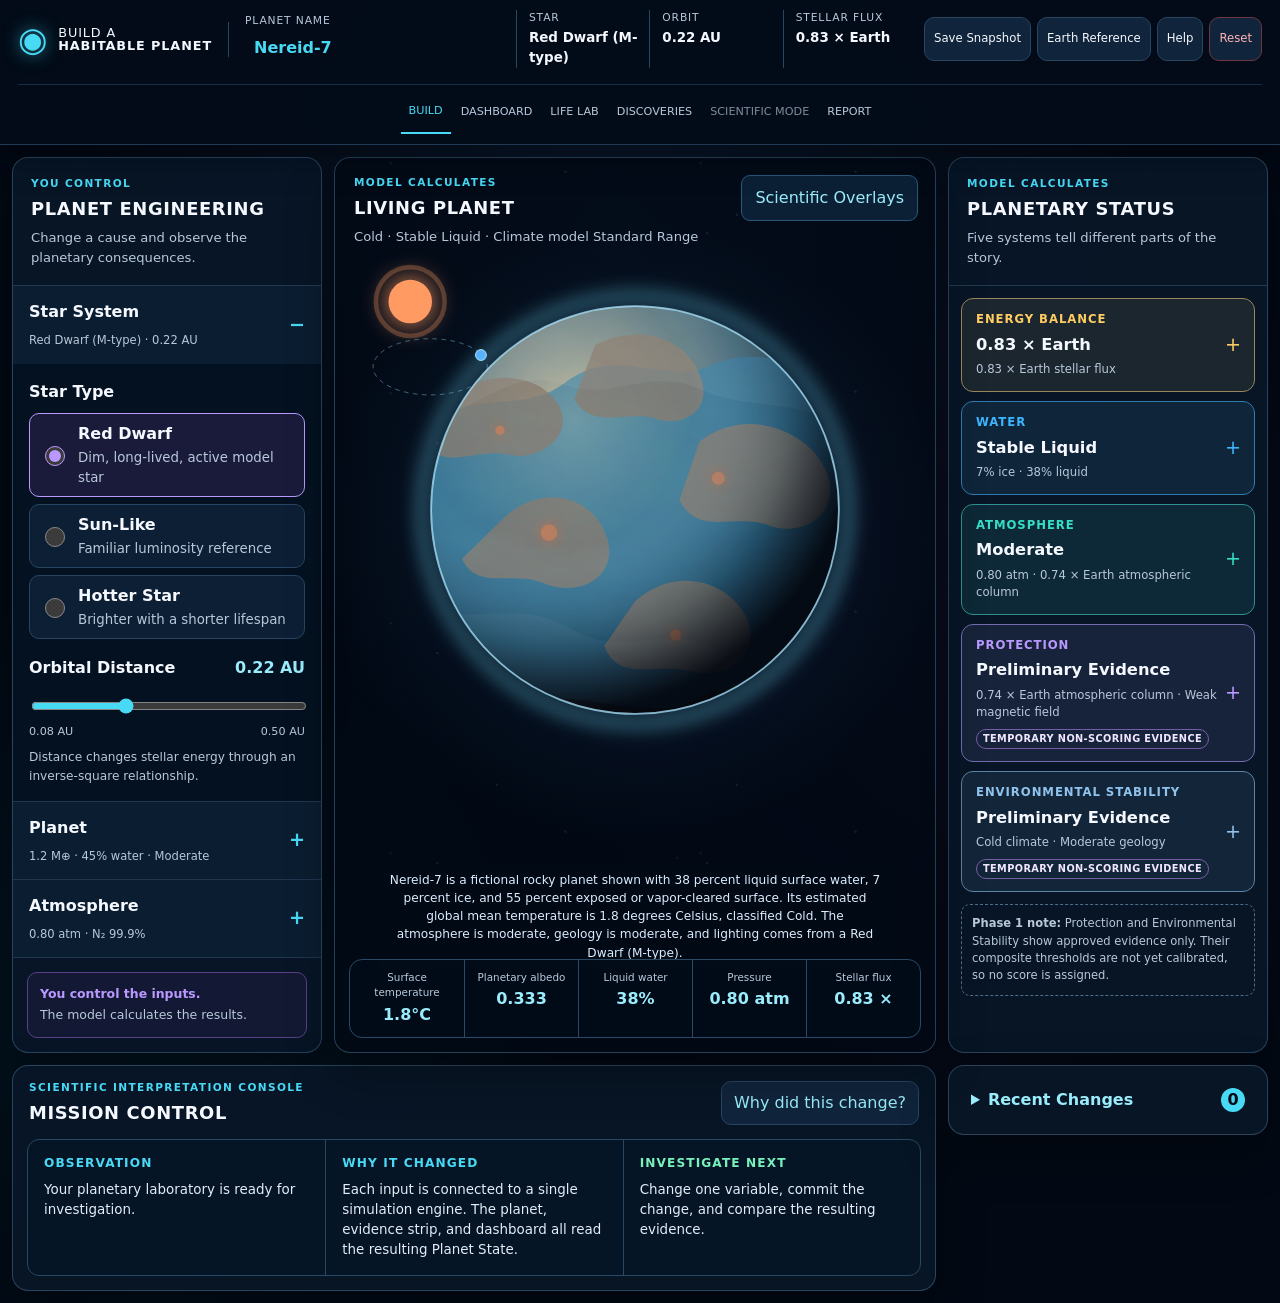
<file: index.html>
<!doctype html>
<html lang="en">
<head>
  <meta charset="utf-8">
  <meta name="viewport" content="width=device-width, initial-scale=1">
  <meta name="color-scheme" content="dark">
  <link rel="icon" href="data:,">
  <title>Build a Habitable Planet — Final Report</title>
  <link rel="stylesheet" href="styles.css?v=phase4a">
  <script defer src="js/constants.js?v=phase1b"></script>
  <script defer src="js/input-rules.js?v=phase1e"></script>
  <script defer src="js/physics.js?v=phase1b"></script>
  <script defer src="js/climate-v4.js?v=phase1b"></script>
  <script defer src="js/environment.js?v=phase1e"></script>
  <script defer src="js/planet-state.js?v=phase1b"></script>
  <script defer src="js/life-compatibility.js?v=phase2a"></script>
  <script defer src="js/explanations.js?v=phase1c"></script>
  <script defer src="js/experiment-records.js?v=phase3a"></script>
  <script defer src="js/experiment-storage.js?v=phase3a"></script>
  <script defer src="js/comparison-interpreter.js?v=phase3a"></script>
  <script defer src="js/report-records.js?v=phase4a"></script>
  <script defer src="js/report-storage.js?v=phase4a"></script>
  <script defer src="js/report-model.js?v=phase4a"></script>
  <script defer src="js/ui.js?v=phase1b"></script>
  <script defer src="js/life-lab-ui.js?v=phase2a"></script>
  <script defer src="js/discoveries-ui.js?v=phase3a"></script>
  <script defer src="js/report-ui.js?v=phase4a"></script>
  <script defer src="js/app.js?v=phase4a"></script>
</head>
<body>
  <a class="skip-link" href="#living-planet">Skip to the living planet</a>
  <a class="skip-link" href="#engineering">Skip to planet controls</a>
  <a class="skip-link" href="#life-lab">Skip to Life Lab</a>
  <a class="skip-link" href="#discoveries-workspace">Skip to saved experiments</a>
  <a class="skip-link" href="#report-workspace">Skip to report</a>

  <header class="mission-header">
    <div class="brand" aria-label="Build a Habitable Planet">
      <span class="brand-mark" aria-hidden="true">◉</span>
      <span>BUILD A<br><strong>HABITABLE PLANET</strong></span>
    </div>

    <div class="planet-identity">
      <label for="planet-name">Planet name</label>
      <input id="planet-name" name="planetName" maxlength="40" value="Nereid-7">
    </div>

    <dl class="header-evidence" aria-label="Current star and orbit">
      <div><dt>Star</dt><dd id="header-star">—</dd></div>
      <div><dt>Orbit</dt><dd id="header-orbit">—</dd></div>
      <div><dt>Stellar flux</dt><dd id="header-flux">—</dd></div>
    </dl>

    <nav aria-label="Primary laboratory areas" class="primary-nav">
      <a id="build-view-link" href="#engineering" aria-current="page">Build</a>
      <a id="dashboard-view-link" href="#planetary-status">Dashboard</a>
      <a id="life-lab-view-link" href="#life-lab">Life Lab</a>
      <a id="discoveries-view-link" href="#discoveries-workspace">Discoveries</a>
      <button type="button" disabled title="Planned for a later phase">Scientific Mode</button>
      <a id="report-view-link" href="#report-workspace">Report</a>
    </nav>

    <div class="utility-actions" aria-label="Laboratory utilities">
      <button type="button" id="snapshot-button" class="utility-button">Save Snapshot</button>
      <button type="button" id="earth-reference-button" class="utility-button">Earth Reference</button>
      <button type="button" id="help-button" class="utility-button">Help</button>
      <button type="button" id="reset-button" class="utility-button utility-danger">Reset</button>
    </div>
  </header>

  <main class="laboratory-shell">
    <aside id="engineering" class="panel engineering-panel" aria-labelledby="engineering-title">
      <header class="panel-heading">
        <p class="eyebrow">You control</p>
        <h1 id="engineering-title">Planet Engineering</h1>
        <p>Change a cause and observe the planetary consequences.</p>
      </header>

      <form id="planet-controls" novalidate>
        <section class="control-family is-open" data-accordion="star-system">
          <h2>
            <button type="button" class="accordion-button" aria-expanded="true" aria-controls="star-system-controls">
              <span>Star System</span>
              <span id="star-summary" class="family-summary">—</span>
            </button>
          </h2>
          <div id="star-system-controls" class="accordion-content">
            <fieldset class="choice-fieldset">
              <legend>Star Type</legend>
              <label class="choice-card">
                <input type="radio" name="starType" value="m">
                <span><strong>Red Dwarf</strong><small>Dim, long-lived, active model star</small></span>
              </label>
              <label class="choice-card">
                <input type="radio" name="starType" value="g">
                <span><strong>Sun-Like</strong><small>Familiar luminosity reference</small></span>
              </label>
              <label class="choice-card">
                <input type="radio" name="starType" value="f">
                <span><strong>Hotter Star</strong><small>Brighter with a shorter lifespan</small></span>
              </label>
            </fieldset>

            <div class="range-control">
              <div class="control-label-row">
                <label for="orbital-distance">Orbital Distance</label>
                <output id="orbital-distance-output" for="orbital-distance">—</output>
              </div>
              <input type="range" id="orbital-distance" name="orbitalDistance" step="0.01" aria-describedby="orbit-help">
              <div class="range-limits" aria-hidden="true"><span id="orbit-min">—</span><span id="orbit-max">—</span></div>
              <p id="orbit-help" class="control-help">Distance changes stellar energy through an inverse-square relationship.</p>
            </div>
          </div>
        </section>

        <section class="control-family" data-accordion="planet">
          <h2>
            <button type="button" class="accordion-button" aria-expanded="false" aria-controls="planet-controls-group">
              <span>Planet</span>
              <span id="planet-summary" class="family-summary">—</span>
            </button>
          </h2>
          <div id="planet-controls-group" class="accordion-content" hidden>
            <div class="range-control">
              <div class="control-label-row">
                <label for="planet-mass">Planet Mass</label>
                <output id="planet-mass-output" for="planet-mass">—</output>
              </div>
              <input type="range" id="planet-mass" name="planetMass" min="0.5" max="3" step="0.1" aria-describedby="mass-help">
              <div class="range-limits" aria-hidden="true"><span>0.5 M⊕</span><span>3.0 M⊕</span></div>
              <p id="mass-help" class="control-help">The model derives radius, gravity, and escape velocity.</p>
            </div>

            <div class="derived-strip" aria-label="Model-calculated planet properties">
              <p class="eyebrow">Model calculates</p>
              <dl>
                <div><dt>Radius</dt><dd id="derived-radius">—</dd></div>
                <div><dt>Gravity</dt><dd id="derived-gravity">—</dd></div>
                <div><dt>Escape</dt><dd id="derived-escape">—</dd></div>
              </dl>
            </div>

            <div class="range-control">
              <div class="control-label-row">
                <label for="surface-water">Surface Water Inventory</label>
                <output id="surface-water-output" for="surface-water">—</output>
              </div>
              <input type="range" id="surface-water" name="surfaceWaterInventory" min="0" max="100" step="1" aria-describedby="water-help">
              <div class="range-limits" aria-hidden="true"><span>Dry</span><span>Water-rich</span></div>
              <p id="water-help" class="control-help">Available surface water is not automatically liquid ocean coverage.</p>
            </div>

            <label class="select-control" for="geologic-activity">
              <span>Geologic Activity</span>
              <select id="geologic-activity" name="geologicActivity">
                <option>Dormant</option><option>Low</option><option>Moderate</option><option>Active</option><option>Extreme</option>
              </select>
            </label>

            <label class="select-control" for="magnetic-field">
              <span>Magnetic Field Strength</span>
              <select id="magnetic-field" name="magneticField">
                <option>None</option><option>Weak</option><option>Moderate</option><option>Strong</option>
              </select>
            </label>
          </div>
        </section>

        <section class="control-family" data-accordion="atmosphere">
          <h2>
            <button type="button" class="accordion-button" aria-expanded="false" aria-controls="atmosphere-controls-group">
              <span>Atmosphere</span>
              <span id="atmosphere-summary" class="family-summary">—</span>
            </button>
          </h2>
          <div id="atmosphere-controls-group" class="accordion-content" hidden>
            <div class="range-control">
              <div class="control-label-row">
                <label for="atmospheric-pressure">Surface Pressure</label>
                <output id="atmospheric-pressure-output" for="atmospheric-pressure">—</output>
              </div>
              <input type="range" id="atmospheric-pressure" name="atmosphericPressure" min="0.1" max="5" step="0.1" aria-describedby="pressure-help">
              <div class="range-limits" aria-hidden="true"><span>0.1 atm</span><span>5.0 atm</span></div>
              <p id="pressure-help" class="control-help">Pressure and gravity jointly determine atmospheric column.</p>
            </div>

            <fieldset class="atmosphere-mixer">
              <legend>Dry Atmospheric Composition</legend>
              <p class="control-help">O₂, CO₂, and CH₄ are student inputs. Nitrogen fills the remainder.</p>

              <div class="range-control compact">
                <div class="control-label-row">
                  <label for="oxygen">Oxygen (O₂)</label>
                  <output id="oxygen-output" for="oxygen">—</output>
                </div>
                <input type="range" id="oxygen" name="oxygenPct" min="0" max="35" step="1">
              </div>

              <label class="select-control" for="carbon-dioxide">
                <span>Carbon Dioxide (CO₂)</span>
                <select id="carbon-dioxide" name="carbonDioxidePct">
                  <option value="0">None — 0%</option>
                  <option value="0.04">Trace — 0.04%</option>
                  <option value="0.1">Low — 0.1%</option>
                  <option value="1">Moderate — 1%</option>
                  <option value="5">High — 5%</option>
                  <option value="20">Very High — 20%</option>
                  <option value="50">CO₂-Dominated — 50%</option>
                </select>
              </label>

              <label class="select-control" for="methane">
                <span>Methane (CH₄)</span>
                <select id="methane" name="methanePct">
                  <option value="0">None — 0%</option>
                  <option value="0.0002">Trace — 0.0002%</option>
                  <option value="0.01">Low — 0.01%</option>
                  <option value="0.1">Elevated — 0.1%</option>
                  <option value="0.5">High — 0.5%</option>
                  <option value="1">Very High — 1%</option>
                  <option value="2">Upper model range — 2%</option>
                </select>
              </label>

              <div class="composition" aria-labelledby="composition-title">
                <p id="composition-title" class="eyebrow">Dry atmosphere total: 100%</p>
                <div class="composition-bar" role="img" id="composition-bar" aria-label="Dry atmosphere composition">
                  <span class="gas n2" id="gas-n2"></span>
                  <span class="gas o2" id="gas-o2"></span>
                  <span class="gas co2" id="gas-co2"></span>
                  <span class="gas ch4" id="gas-ch4"></span>
                </div>
                <p id="composition-text" class="composition-text">—</p>
              </div>
            </fieldset>
          </div>
        </section>
      </form>

      <div class="input-model-note">
        <strong>You control the inputs.</strong>
        <span>The model calculates the results.</span>
      </div>
    </aside>

    <section id="living-planet" class="planet-stage" aria-labelledby="living-planet-title">
      <header class="stage-heading">
        <p class="eyebrow">Model calculates</p>
        <h2 id="living-planet-title">Living Planet</h2>
        <p id="planet-subtitle">A fictional rocky world responding to Planet State</p>
      </header>

      <details class="overlay-menu">
        <summary>Scientific Overlays</summary>
        <fieldset>
          <legend class="visually-hidden">Choose planet overlays</legend>
          <label><input type="checkbox" data-overlay="heat"> Heat context</label>
          <label><input type="checkbox" data-overlay="magnetic"> Magnetic field</label>
          <label><input type="checkbox" data-overlay="radiation"> Radiation context</label>
          <label><input type="checkbox" data-overlay="grid"> Measurement grid</label>
        </fieldset>
      </details>

      <div class="planet-visual-wrap">
        <svg id="planet-visual" class="planet-visual" viewBox="0 0 640 640" role="img" aria-labelledby="planet-visual-title planet-visual-desc">
          <title id="planet-visual-title">Fictional modeled planet</title>
          <desc id="planet-visual-desc">Planet visual state loading.</desc>
          <defs>
            <radialGradient id="planetBase" cx="35%" cy="28%" r="75%">
              <stop offset="0" class="planet-light-stop"></stop>
              <stop offset="0.58" class="planet-mid-stop"></stop>
              <stop offset="1" class="planet-dark-stop"></stop>
            </radialGradient>
            <radialGradient id="planetShade" cx="30%" cy="25%" r="75%">
              <stop offset="0.45" stop-color="#fff" stop-opacity="0"></stop>
              <stop offset="0.78" stop-color="#020711" stop-opacity="0.25"></stop>
              <stop offset="1" stop-color="#01040b" stop-opacity="0.92"></stop>
            </radialGradient>
            <filter id="planetTexture" x="-10%" y="-10%" width="120%" height="120%">
              <feTurbulence type="fractalNoise" baseFrequency="0.018 0.035" numOctaves="3" seed="17" result="noise"></feTurbulence>
              <feColorMatrix in="noise" values="1 0 0 0 0  0 1 0 0 0  0 0 1 0 0  0 0 0 .26 0"></feColorMatrix>
            </filter>
            <filter id="atmosphereGlow" x="-40%" y="-40%" width="180%" height="180%">
              <feGaussianBlur stdDeviation="9"></feGaussianBlur>
            </filter>
            <clipPath id="planetClip"><circle cx="320" cy="320" r="225"></circle></clipPath>
          </defs>

          <g class="star-context" aria-hidden="true">
            <circle id="star-disc" cx="72" cy="90" r="24"></circle>
            <circle class="star-halo" cx="72" cy="90" r="38"></circle>
            <ellipse class="orbit-line" cx="94" cy="162" rx="63" ry="31"></ellipse>
            <circle class="orbit-world" cx="150" cy="149" r="6"></circle>
          </g>

          <circle class="atmosphere-glow" cx="320" cy="320" r="235"></circle>
          <g clip-path="url(#planetClip)">
            <g class="planet-rotating-layers">
              <circle class="planet-base" cx="320" cy="320" r="225" fill="url(#planetBase)"></circle>
              <g class="water-layer" aria-hidden="true">
                <path d="M55 245 C125 180 192 218 242 180 C300 136 351 183 402 161 C480 127 558 184 608 252 L610 470 C535 512 462 482 401 522 C335 565 263 510 201 535 C129 565 74 503 49 446 Z"></path>
                <path d="M55 366 C130 310 182 354 246 328 C313 301 365 344 425 312 C501 271 562 326 611 372 L611 520 L48 520 Z"></path>
              </g>
              <g class="terrain-layer" aria-hidden="true">
                <path d="M105 206 C149 160 218 167 237 207 C252 238 215 267 181 259 C143 251 115 277 85 248 Z"></path>
                <path d="M276 138 C330 111 381 133 394 178 C403 212 372 229 342 219 C312 210 273 232 253 198 Z"></path>
                <path d="M391 245 C441 204 514 232 532 280 C548 323 506 351 468 337 C428 323 390 350 369 309 Z"></path>
                <path d="M174 330 C220 286 278 307 290 354 C300 394 259 417 220 401 C185 386 147 410 129 374 Z"></path>
                <path d="M320 421 C363 381 423 397 443 439 C461 478 422 508 382 498 C341 488 302 511 286 470 Z"></path>
              </g>
              <circle class="surface-texture" cx="320" cy="320" r="225" filter="url(#planetTexture)"></circle>
              <g class="ice-layer" aria-hidden="true">
                <path d="M95 220 C139 133 223 94 320 94 C424 94 504 139 548 224 C485 196 442 210 390 186 C337 162 292 201 239 181 C186 162 150 208 95 220 Z"></path>
                <path d="M92 430 C156 444 197 420 249 451 C303 484 352 447 403 470 C455 494 503 456 548 428 C512 520 432 548 322 548 C216 548 130 516 92 430 Z"></path>
                <circle cx="320" cy="320" r="225"></circle>
              </g>
              <g class="volcano-layer" aria-hidden="true">
                <circle cx="225" cy="345" r="9"></circle><circle cx="412" cy="285" r="7"></circle><circle cx="365" cy="458" r="6"></circle><circle cx="171" cy="232" r="5"></circle>
              </g>
              <circle class="haze-layer" cx="320" cy="320" r="225"></circle>
              <circle class="planet-shade" cx="320" cy="320" r="225" fill="url(#planetShade)"></circle>
            </g>
            <g class="grid-overlay overlay-layer" data-overlay-layer="grid" aria-hidden="true">
              <ellipse cx="320" cy="320" rx="225" ry="75"></ellipse><ellipse cx="320" cy="320" rx="225" ry="145"></ellipse><ellipse cx="320" cy="320" rx="75" ry="225"></ellipse><ellipse cx="320" cy="320" rx="145" ry="225"></ellipse>
            </g>
            <circle class="heat-overlay overlay-layer" data-overlay-layer="heat" cx="320" cy="320" r="225" aria-hidden="true"></circle>
          </g>
          <g class="magnetic-overlay overlay-layer" data-overlay-layer="magnetic" aria-hidden="true">
            <path d="M149 320 C149 167 247 95 320 95 C393 95 491 167 491 320 C491 473 393 545 320 545 C247 545 149 473 149 320 Z"></path>
            <path d="M115 320 C115 134 234 68 320 68 C406 68 525 134 525 320 C525 506 406 572 320 572 C234 572 115 506 115 320 Z"></path>
          </g>
          <g class="radiation-overlay overlay-layer" data-overlay-layer="radiation" aria-hidden="true">
            <path d="M40 176 L171 242 M24 244 L159 280 M18 320 L150 320 M24 395 L159 359"></path>
          </g>
          <circle class="planet-edge" cx="320" cy="320" r="225"></circle>
        </svg>
      </div>

      <p id="planet-text-status" class="planet-text-status" aria-live="polite">Calculating planet state…</p>

      <dl class="evidence-strip" aria-label="Calculated planetary evidence">
        <div><dt>Surface temperature</dt><dd id="evidence-temperature">—</dd></div>
        <div><dt>Planetary albedo</dt><dd id="evidence-albedo">—</dd></div>
        <div><dt>Liquid water</dt><dd id="evidence-liquid">—</dd></div>
        <div><dt>Pressure</dt><dd id="evidence-pressure">—</dd></div>
        <div><dt>Stellar flux</dt><dd id="evidence-flux">—</dd></div>
      </dl>
    </section>

    <aside id="planetary-status" class="panel status-panel" aria-labelledby="status-title">
      <header class="panel-heading">
        <p class="eyebrow">Model calculates</p>
        <h2 id="status-title">Planetary Status</h2>
        <p>Five systems tell different parts of the story.</p>
      </header>
      <div id="status-cards" class="status-cards"></div>
      <p class="provisional-note"><strong>Phase 1 note:</strong> Protection and Environmental Stability show approved evidence only. Their composite thresholds are not yet calibrated, so no score is assigned.</p>
    </aside>

    <section id="life-lab" class="panel life-lab-panel" aria-labelledby="life-lab-title" hidden>
      <header class="life-lab-heading">
        <div>
          <p class="eyebrow">Same world · different biological question</p>
          <h1 id="life-lab-title">Life Lab</h1>
          <p>Your planet has taken shape. Now ask: <strong>habitable for what?</strong></p>
        </div>
        <p class="life-lab-principle"><strong>Compatible does not mean inhabited.</strong><br>These categories are not an evolutionary ladder.</p>
      </header>

      <details class="keyboard-directions">
        <summary>Keyboard directions</summary>
        <p>Use Tab to reach the life-category choices, arrow keys to move among them, and Space to select. Use Enter or Space to open an evidence explanation. Choose Build to change the planet.</p>
      </details>

      <fieldset id="life-category-selector" class="life-category-selector" aria-describedby="life-category-help">
        <legend>Choose a form of life to investigate</legend>
        <p id="life-category-help">Each choice interprets the same unchanged Planet State.</p>

        <label class="life-choice" data-category-card="extremophile">
          <input type="radio" name="lifeCategory" value="extremophile">
          <span class="life-symbol" aria-hidden="true">✦</span>
          <span class="life-choice-copy"><strong>Extremophile Microorganisms</strong><small>Unusually stress-tolerant microbes</small></span>
          <span class="life-choice-status" id="category-status-extremophile">—</span>
        </label>

        <label class="life-choice" data-category-card="microbial">
          <input type="radio" name="lifeCategory" value="microbial" checked>
          <span class="life-symbol" aria-hidden="true">○</span>
          <span class="life-choice-copy"><strong>General Microbial Life</strong><small>Broad microbial surface activity</small></span>
          <span class="life-choice-status" id="category-status-microbial">—</span>
        </label>

        <label class="life-choice" data-category-card="photosynthetic">
          <input type="radio" name="lifeCategory" value="photosynthetic">
          <span class="life-symbol" aria-hidden="true">☼</span>
          <span class="life-choice-copy"><strong>Photosynthetic Life</strong><small>Surface primary production using starlight</small></span>
          <span class="life-choice-status" id="category-status-photosynthetic">—</span>
        </label>

        <label class="life-choice" data-category-card="aquatic">
          <input type="radio" name="lifeCategory" value="aquatic">
          <span class="life-symbol" aria-hidden="true">≈</span>
          <span class="life-choice-copy"><strong>Aquatic Multicellular Life</strong><small>Multicellular organisms in liquid water</small></span>
          <span class="life-choice-status" id="category-status-aquatic">—</span>
        </label>

        <label class="life-choice" data-category-card="terrestrial">
          <input type="radio" name="lifeCategory" value="terrestrial">
          <span class="life-symbol" aria-hidden="true">◇</span>
          <span class="life-choice-copy"><strong>Complex Terrestrial Life</strong><small>Complex multicellular surface organisms</small></span>
          <span class="life-choice-status" id="category-status-terrestrial">—</span>
        </label>

        <label class="life-choice" data-category-card="human">
          <input type="radio" name="lifeCategory" value="human">
          <span class="life-symbol" aria-hidden="true">△</span>
          <span class="life-choice-copy"><strong>Human-Like Life</strong><small>Prolonged unprotected Earth-human surface exposure</small></span>
          <span class="life-choice-status" id="category-status-human">—</span>
        </label>
      </fieldset>

      <article class="compatibility-result" aria-labelledby="selected-life-name">
        <div class="compatibility-summary">
          <div>
            <p class="eyebrow">Environmental compatibility</p>
            <h2 id="selected-life-name">General Microbial Life</h2>
          </div>
          <p id="life-compatibility-status" class="compatibility-status" data-status="Uncertain"><span aria-hidden="true">?</span> Uncertain</p>
        </div>
        <p id="life-compatibility-summary" class="compatibility-explanation">Interpreting the current Planet State…</p>
        <dl class="life-evidence-snapshot" aria-label="Planet State evidence used by Life Lab">
          <div><dt>Global mean</dt><dd id="life-snapshot-temperature">—</dd></div>
          <div><dt>Liquid surface</dt><dd id="life-snapshot-water">—</dd></div>
          <div><dt>Pressure</dt><dd id="life-snapshot-pressure">—</dd></div>
          <div><dt>O₂ partial pressure</dt><dd id="life-snapshot-oxygen">—</dd></div>
        </dl>
      </article>

      <div class="life-evidence-groups">
        <section class="life-evidence-group supporting" aria-labelledby="supporting-title">
          <header><span aria-hidden="true">+</span><h3 id="supporting-title">Supporting Conditions</h3></header>
          <ul id="supporting-evidence" class="life-evidence-list"></ul>
        </section>
        <section class="life-evidence-group limiting" aria-labelledby="limiting-title">
          <header><span aria-hidden="true">!</span><h3 id="limiting-title">Limiting Conditions</h3></header>
          <ul id="limiting-evidence" class="life-evidence-list"></ul>
        </section>
        <section class="life-evidence-group uncertainty" aria-labelledby="uncertainty-title">
          <header><span aria-hidden="true">?</span><h3 id="uncertainty-title">Important Uncertainty</h3></header>
          <ul id="uncertainty-evidence" class="life-evidence-list"></ul>
        </section>
      </div>

      <p class="life-scope-note">Life Lab interprets modeled environmental compatibility. It does not calculate whether life exists, the probability of life, or a universal habitability score.</p>
      <p id="life-live-status" class="visually-hidden" aria-live="polite" aria-atomic="true"></p>
    </section>

    <section id="discoveries-workspace" class="panel discoveries-workspace" aria-labelledby="discoveries-title" hidden>
      <header class="discoveries-heading">
        <div>
          <p class="eyebrow">Saved scientific experiments</p>
          <h1 id="discoveries-title">Snapshots, Comparison, and Discoveries</h1>
          <p>A snapshot preserves a planet's scientific state. Comparison separates what you changed from how the model responded.</p>
        </div>
        <p id="storage-status" class="storage-status">Checking browser storage…</p>
      </header>

      <details class="keyboard-directions experiment-directions">
        <summary>Keyboard directions</summary>
        <p>Use Tab to reach snapshot actions and comparison selectors. Use arrow keys within each selector, then Tab onward to read the comparison. Destructive actions always ask for confirmation.</p>
      </details>

      <section class="snapshot-library" aria-labelledby="snapshot-library-title">
        <header class="section-heading-row">
          <div><p class="eyebrow">Physical Planet States</p><h2 id="snapshot-library-title">Snapshot Library</h2></div>
          <div class="section-actions">
            <span id="snapshot-count">0 of 5 saved</span>
            <button type="button" id="clear-snapshots-button" class="utility-button utility-danger" disabled>Clear All Snapshots</button>
          </div>
        </header>
        <p id="snapshot-empty" class="empty-workspace">No snapshots saved yet. Return to Build, create a planet worth preserving, and choose Save Snapshot.</p>
        <div id="snapshot-cards" class="snapshot-cards"></div>
      </section>

      <section class="comparison-workspace" aria-labelledby="comparison-title">
        <header class="section-heading-row">
          <div><p class="eyebrow">Cause and consequence</p><h2 id="comparison-title">Compare Two Experiments</h2></div>
        </header>
        <div class="comparison-selectors">
          <label for="compare-snapshot-a">Compare Snapshot A</label>
          <select id="compare-snapshot-a"></select>
          <span aria-hidden="true">with</span>
          <label for="compare-snapshot-b">Snapshot B</label>
          <select id="compare-snapshot-b"></select>
        </div>
        <p id="comparison-guidance" class="empty-workspace">Save at least two snapshots to begin a scientific comparison.</p>

        <div id="comparison-results" hidden>
          <div class="comparison-planets">
            <article id="snapshot-a-summary" class="comparison-planet-card"></article>
            <article id="snapshot-b-summary" class="comparison-planet-card"></article>
          </div>

          <section class="difference-section you-changed" aria-labelledby="you-changed-title">
            <h3 id="you-changed-title">You Changed</h3>
            <p>Student-controlled causes, reading Snapshot B relative to Snapshot A.</p>
            <ul id="input-differences" class="difference-list"></ul>
          </section>

          <section class="difference-section model-response" aria-labelledby="model-response-title">
            <h3 id="model-response-title">Model Response</h3>
            <p>Calculated consequences preserved in each Planet State.</p>
            <ul id="model-differences" class="difference-list"></ul>
            <details id="unchanged-evidence-details">
              <summary>Unchanged at displayed precision</summary>
              <ul id="unchanged-evidence" class="difference-list secondary"></ul>
            </details>
          </section>

          <section class="difference-section scientific-interpretation" aria-labelledby="scientific-interpretation-title">
            <h3 id="scientific-interpretation-title">Scientific Interpretation</h3>
            <p id="comparison-interpretation"></p>
            <ol id="comparison-causal-chain" class="comparison-causal-chain"></ol>
            <div id="comparison-feedbacks"></div>
          </section>

          <section class="life-comparison" aria-labelledby="life-comparison-title">
            <div>
              <p class="eyebrow">Same category · two planets</p>
              <h3 id="life-comparison-title">Life Lab Comparison</h3>
            </div>
            <label for="comparison-life-category">Life category</label>
            <select id="comparison-life-category">
              <option value="extremophile">Extremophile Microorganisms</option>
              <option value="microbial">General Microbial Life</option>
              <option value="photosynthetic">Photosynthetic Life</option>
              <option value="aquatic">Aquatic Multicellular Life</option>
              <option value="terrestrial">Complex Terrestrial Life</option>
              <option value="human">Human-Like Life</option>
            </select>
            <div id="life-comparison-results" class="life-comparison-results"></div>
            <p>Changing this category asks a new biological question. It does not change either physical planet.</p>
          </section>

        </div>

        <section class="suggested-discoveries" aria-labelledby="suggested-discoveries-title">
          <h3 id="suggested-discoveries-title">Suggested Discoveries</h3>
          <p>Suggestions are not saved automatically. Choose only the findings you want to preserve.</p>
          <div id="suggestion-cards"></div>
        </section>
      </section>

      <section class="discovery-log" aria-labelledby="discovery-log-title">
        <header class="section-heading-row">
          <div><p class="eyebrow">Student-owned scientific reasoning</p><h2 id="discovery-log-title">Discovery Log</h2></div>
          <div class="section-actions">
            <button type="button" id="add-student-note-button" class="utility-button">Add Scientific Note</button>
            <button type="button" id="clear-discoveries-button" class="utility-button utility-danger" disabled>Clear Discovery Log</button>
          </div>
        </header>
        <p id="discovery-empty" class="empty-workspace">No discoveries saved. A discovery preserves a relationship or question—not points or an achievement.</p>
        <div id="discovery-records" class="discovery-records"></div>
      </section>

      <p class="scope-note">Phase 3 does not automatically classify planets as Ocean Worlds, Snowball Worlds, or other named outcomes. Those thresholds remain scientifically tentative.</p>
      <p id="experiment-live-status" class="visually-hidden" aria-live="polite" aria-atomic="true"></p>
    </section>

    <section id="report-workspace" class="report-workspace" aria-labelledby="report-workspace-title" hidden>
      <header class="report-workspace-heading panel">
        <div>
          <p class="eyebrow">Culminating scientific explanation</p>
          <h1 id="report-workspace-title">Planetary Habitability Report</h1>
          <p>Facts come from one saved scientific experiment. You choose the evidence and write the conclusion.</p>
        </div>
        <p id="report-storage-status" class="storage-status">Checking report storage…</p>
      </header>

      <nav class="report-mode-switcher" aria-label="Report mode">
        <button type="button" id="report-edit-mode" aria-pressed="true">Edit Report</button>
        <button type="button" id="report-preview-mode" aria-pressed="false">Preview Report</button>
      </nav>

      <div id="report-validation-summary" class="report-validation-summary" role="alert" tabindex="-1" hidden>
        <h2>Complete these report requirements</h2>
        <ul id="report-validation-list"></ul>
      </div>

      <section id="report-editor" class="panel report-editor" aria-labelledby="report-editor-title">
        <header class="report-section-heading">
          <div><p class="eyebrow">Student workspace</p><h2 id="report-editor-title" tabindex="-1">Edit Your Scientific Report</h2></div>
          <div class="report-actions">
            <button type="button" id="clear-report-button" class="utility-button utility-danger">Clear Report Draft</button>
            <button type="button" id="preview-report-button" class="primary-button">Preview Report</button>
          </div>
        </header>

        <details class="keyboard-directions report-directions">
          <summary>Keyboard directions</summary>
          <p>Use Tab and Shift+Tab to move through report fields. Use Space to select evidence checkboxes and arrow keys in snapshot selectors. Preview the complete report before printing.</p>
        </details>

        <form id="report-form" novalidate>
          <fieldset class="report-editor-section subject-editor">
            <legend>1. Choose the final planet</legend>
            <p>Select one immutable snapshot as the scientific subject. The active unsaved planet is not used automatically.</p>
            <label for="report-subject">Final planet snapshot</label>
            <select id="report-subject" name="subjectSnapshotId"></select>
            <p id="report-subject-help" class="field-help">Need a different final planet? Save it as a snapshot first.</p>
            <button type="button" id="report-go-snapshots" class="utility-button">Go to Saved Experiments</button>
          </fieldset>

          <fieldset class="report-editor-section">
            <legend>2. Select physical evidence</legend>
            <p>Choose the calculated facts that matter most to your explanation. No evidence is selected automatically.</p>
            <div id="report-physical-options" class="report-option-grid"></div>
          </fieldset>

          <fieldset class="report-editor-section">
            <legend>3. Choose detailed Life Lab evidence</legend>
            <p>All six compatibility results appear in the report. Select categories whose full condition → consequence → implication evidence should be expanded.</p>
            <div id="report-life-options" class="report-option-grid"></div>
          </fieldset>

          <fieldset class="report-editor-section">
            <legend>4. Select experiments</legend>
            <p>Include only snapshots that add useful evidence. Their saved science will not be changed.</p>
            <div id="report-experiment-options" class="report-option-grid"></div>
          </fieldset>

          <fieldset class="report-editor-section comparison-editor">
            <legend>5. Include one snapshot comparison <span>(optional)</span></legend>
            <label class="report-option" for="report-include-comparison">
              <input type="checkbox" id="report-include-comparison">
              <span><strong>Include a comparison</strong><small>Controlled comparisons support causal claims; confounded comparisons will be labeled.</small></span>
            </label>
            <div id="report-comparison-controls" class="report-comparison-controls" hidden>
              <label for="report-comparison-a">Snapshot A</label>
              <select id="report-comparison-a"></select>
              <label for="report-comparison-b">Snapshot B</label>
              <select id="report-comparison-b"></select>
              <label for="report-comparison-life">Life category</label>
              <select id="report-comparison-life">
                <option value="extremophile">Extremophile Microorganisms</option>
                <option value="microbial">General Microbial Life</option>
                <option value="photosynthetic">Photosynthetic Life</option>
                <option value="aquatic">Aquatic Multicellular Life</option>
                <option value="terrestrial">Complex Terrestrial Life</option>
                <option value="human">Human-Like Life</option>
              </select>
            </div>
          </fieldset>

          <fieldset class="report-editor-section">
            <legend>6. Select discoveries</legend>
            <p>Discoveries are scientific reasoning records, not achievements. Include only those that support your report.</p>
            <div id="report-discovery-options" class="report-option-grid"></div>
          </fieldset>

          <fieldset class="report-editor-section report-writing-section">
            <legend>7. Write your scientific reasoning</legend>
            <p>These words are yours. The application will save them, but it will not generate or grade them.</p>
            <label for="writing-environmentalSummary">Environmental Summary <span>What conditions define this planet?</span></label>
            <textarea id="writing-environmentalSummary" data-writing-key="environmentalSummary" maxlength="900" rows="4"></textarea>
            <label for="writing-lifeCompatibility">Life Compatibility <span>Which forms of life appear most compatible, and what evidence supports that?</span></label>
            <textarea id="writing-lifeCompatibility" data-writing-key="lifeCompatibility" maxlength="900" rows="4"></textarea>
            <label for="writing-majorLimitation">Major Limitation <span>What condition creates the greatest challenge?</span></label>
            <textarea id="writing-majorLimitation" data-writing-key="majorLimitation" maxlength="700" rows="3"></textarea>
            <label for="writing-scientificEvidence">Scientific Evidence <span>Which experiment, comparison, or discovery is most useful?</span></label>
            <textarea id="writing-scientificEvidence" data-writing-key="scientificEvidence" maxlength="900" rows="4"></textarea>
            <label for="writing-uncertainty">Important Uncertainty <span>What question cannot this model answer confidently?</span></label>
            <textarea id="writing-uncertainty" data-writing-key="uncertainty" maxlength="700" rows="3"></textarea>
            <label for="writing-finalConclusion">Final Conclusion <strong>required to print</strong><span>Characterize this planet’s multidimensional habitability in your own words.</span></label>
            <textarea id="writing-finalConclusion" data-writing-key="finalConclusion" maxlength="1600" rows="6" required></textarea>
          </fieldset>
        </form>
      </section>

      <section id="report-preview-panel" class="report-preview-panel" aria-labelledby="report-preview-heading" hidden>
        <header class="report-preview-toolbar">
          <div><p class="eyebrow">Complete document</p><h2 id="report-preview-heading" tabindex="-1">Report Preview</h2></div>
          <div class="report-actions">
            <button type="button" id="return-to-report-edit" class="utility-button">Return to Edit</button>
            <button type="button" id="print-report-button" class="primary-button">Print / Save as PDF</button>
          </div>
        </header>
        <article id="report-document" class="report-document" aria-labelledby="report-document-title"></article>
      </section>

      <p id="report-live-status" class="visually-hidden" aria-live="polite" aria-atomic="true"></p>
    </section>

    <section class="panel mission-control" aria-labelledby="mission-control-title">
      <header class="mission-heading">
        <div>
          <p class="eyebrow">Scientific interpretation console</p>
          <h2 id="mission-control-title">Mission Control</h2>
        </div>
        <button type="button" id="why-toggle" aria-expanded="false" aria-controls="causal-panel">Why did this change?</button>
      </header>
      <div class="mission-columns" aria-live="polite" aria-atomic="true">
        <article><h3>Observation</h3><p id="mission-observation">—</p></article>
        <article><h3>Why It Changed</h3><p id="mission-why">—</p></article>
        <article><h3>Investigate Next</h3><p id="mission-investigate">—</p></article>
      </div>
      <div id="causal-panel" class="causal-panel" hidden>
        <h3>Cause-and-effect chain</h3>
        <ol id="causal-chain" class="causal-chain"></ol>
        <p class="feedback-note">When a loop is shown, “positive feedback” means amplifying—not beneficial.</p>
    </section>

    <aside class="panel recent-changes" aria-label="Recent committed changes">
      <details>
        <summary>Recent Changes <span id="history-count">0</span></summary>
        <ol id="change-history"></ol>
      </details>
    </aside>
  </main>

  <dialog id="help-dialog" aria-labelledby="help-title">
    <form method="dialog">
      <header><h2 id="help-title">How to use the laboratory</h2><button value="close" aria-label="Close help">×</button></header>
      <p>Change one planetary input, then observe the planet, evidence strip, status cards, and Mission Control. Extreme worlds are investigations—not failures.</p>
      <p>Choose <strong>Life Lab</strong> to interpret that same unchanged planet for six broad forms of life. Category changes ask a new biological question; they do not change the planet or enter Recent Changes.</p>
      <p>Choose <strong>Save Snapshot</strong> to preserve a scientific experiment, then open <strong>Discoveries</strong> to compare two saved planets. Suggested discoveries enter the log only when you explicitly save them.</p>
      <h3>Keyboard directions</h3>
      <ul>
        <li>Use Tab and Shift+Tab to move between controls.</li>
        <li>Use arrow keys to adjust sliders and select radio choices.</li>
        <li>Use Enter or Space to expand control families and status details.</li>
        <li>Mission Control updates when a change is committed, so slider movement does not flood the history.</li>
      </ul>
      <p><strong>Earth Reference</strong> loads the calibration benchmark. It is a reference—not the “correct” planet.</p>
      <button class="primary-button" value="close">Return to the laboratory</button>
    </form>
  </dialog>

  <dialog id="reset-dialog" aria-labelledby="reset-title">
    <form method="dialog">
      <h2 id="reset-title">Reset this planet?</h2>
      <p>This restores the exploratory starting world and clears recent changes.</p>
      <div class="dialog-actions">
        <button value="cancel">Cancel</button>
        <button id="confirm-reset" value="confirm" class="danger-button">Reset Planet</button>
      </div>
    </form>
  </dialog>

  <dialog id="snapshot-create-dialog" aria-labelledby="snapshot-create-title">
    <form method="dialog" id="snapshot-create-form">
      <h2 id="snapshot-create-title">Save this scientific experiment</h2>
      <p>The snapshot will preserve the current committed Planet State and all six Life Lab interpretations.</p>
      <label for="snapshot-name">Snapshot name</label>
      <input id="snapshot-name" maxlength="40" required>
      <label for="snapshot-note">What were you investigating? <span>(optional)</span></label>
      <textarea id="snapshot-note" maxlength="240" rows="3"></textarea>
      <div class="dialog-actions"><button value="cancel" formnovalidate>Cancel</button><button class="primary-button" value="save">Save Snapshot</button></div>
    </form>
  </dialog>

  <dialog id="snapshot-edit-dialog" aria-labelledby="snapshot-edit-title">
    <form method="dialog" id="snapshot-edit-form">
      <h2 id="snapshot-edit-title">Rename snapshot</h2>
      <p>Only the student-visible name and note can change. Saved scientific evidence remains immutable.</p>
      <label for="snapshot-edit-name">Snapshot name</label>
      <input id="snapshot-edit-name" maxlength="40" required>
      <label for="snapshot-edit-note">Investigation note <span>(optional)</span></label>
      <textarea id="snapshot-edit-note" maxlength="240" rows="3"></textarea>
      <div class="dialog-actions"><button value="cancel" formnovalidate>Cancel</button><button class="primary-button" value="save">Save Changes</button></div>
    </form>
  </dialog>

  <dialog id="snapshot-delete-dialog" aria-labelledby="snapshot-delete-title">
    <form method="dialog" id="snapshot-delete-form">
      <h2 id="snapshot-delete-title">Delete snapshot?</h2>
      <p id="snapshot-delete-message"></p>
      <p>Saved discoveries will retain their captured evidence and snapshot label.</p>
      <div class="dialog-actions"><button value="cancel">Cancel</button><button class="danger-button" value="delete">Delete Snapshot</button></div>
    </form>
  </dialog>

  <dialog id="clear-snapshots-dialog" aria-labelledby="clear-snapshots-title">
    <form method="dialog" id="clear-snapshots-form">
      <h2 id="clear-snapshots-title">Clear all snapshots?</h2>
      <p>This removes every saved physical experiment. Discovery records retain their captured evidence.</p>
      <div class="dialog-actions"><button value="cancel">Cancel</button><button class="danger-button" value="clear">Clear All Snapshots</button></div>
    </form>
  </dialog>

  <dialog id="discovery-save-dialog" aria-labelledby="discovery-save-title">
    <form method="dialog" id="discovery-save-form">
      <h2 id="discovery-save-title">Save to Discovery Log</h2>
      <p id="discovery-source-description"></p>
      <label for="discovery-title-input">Discovery title</label>
      <input id="discovery-title-input" maxlength="80" required>
      <label for="discovery-note-input">What did you learn or want to investigate next? <span>(optional for modeled suggestions)</span></label>
      <textarea id="discovery-note-input" maxlength="400" rows="4"></textarea>
      <div class="dialog-actions"><button value="cancel" formnovalidate>Cancel</button><button class="primary-button" value="save">Save Discovery</button></div>
    </form>
  </dialog>

  <dialog id="clear-discoveries-dialog" aria-labelledby="clear-discoveries-title">
    <form method="dialog" id="clear-discoveries-form">
      <h2 id="clear-discoveries-title">Clear the Discovery Log?</h2>
      <p>This removes every saved discovery and student note. Snapshots remain available.</p>
      <div class="dialog-actions"><button value="cancel">Cancel</button><button class="danger-button" value="clear">Clear Discovery Log</button></div>
    </form>
  </dialog>

  <dialog id="clear-report-dialog" aria-labelledby="clear-report-title">
    <form method="dialog" id="clear-report-form">
      <h2 id="clear-report-title">Clear this report draft?</h2>
      <p>This removes report selections and student writing. Snapshots and discoveries remain unchanged.</p>
      <div class="dialog-actions"><button value="cancel">Cancel</button><button class="danger-button" value="clear">Clear Report Draft</button></div>
    </form>
  </dialog>
  <!--
    Build a Habitable Planet
    Copyright © 2026 Susan Frances Levaque. All rights reserved.

    Educational learning tool designed and developed by Susan Frances Levaque
    with AI-assisted development.

    Public availability of this source code does not place the project in the
    public domain and does not grant an open-source license.

    See RIGHTS.md in the project repository for complete copyright,
    attribution, AI-assistance, and permitted-use information.
  -->
  <noscript>This interactive laboratory requires JavaScript. No internet connection is required.</noscript>
</body>
</html>
</file>
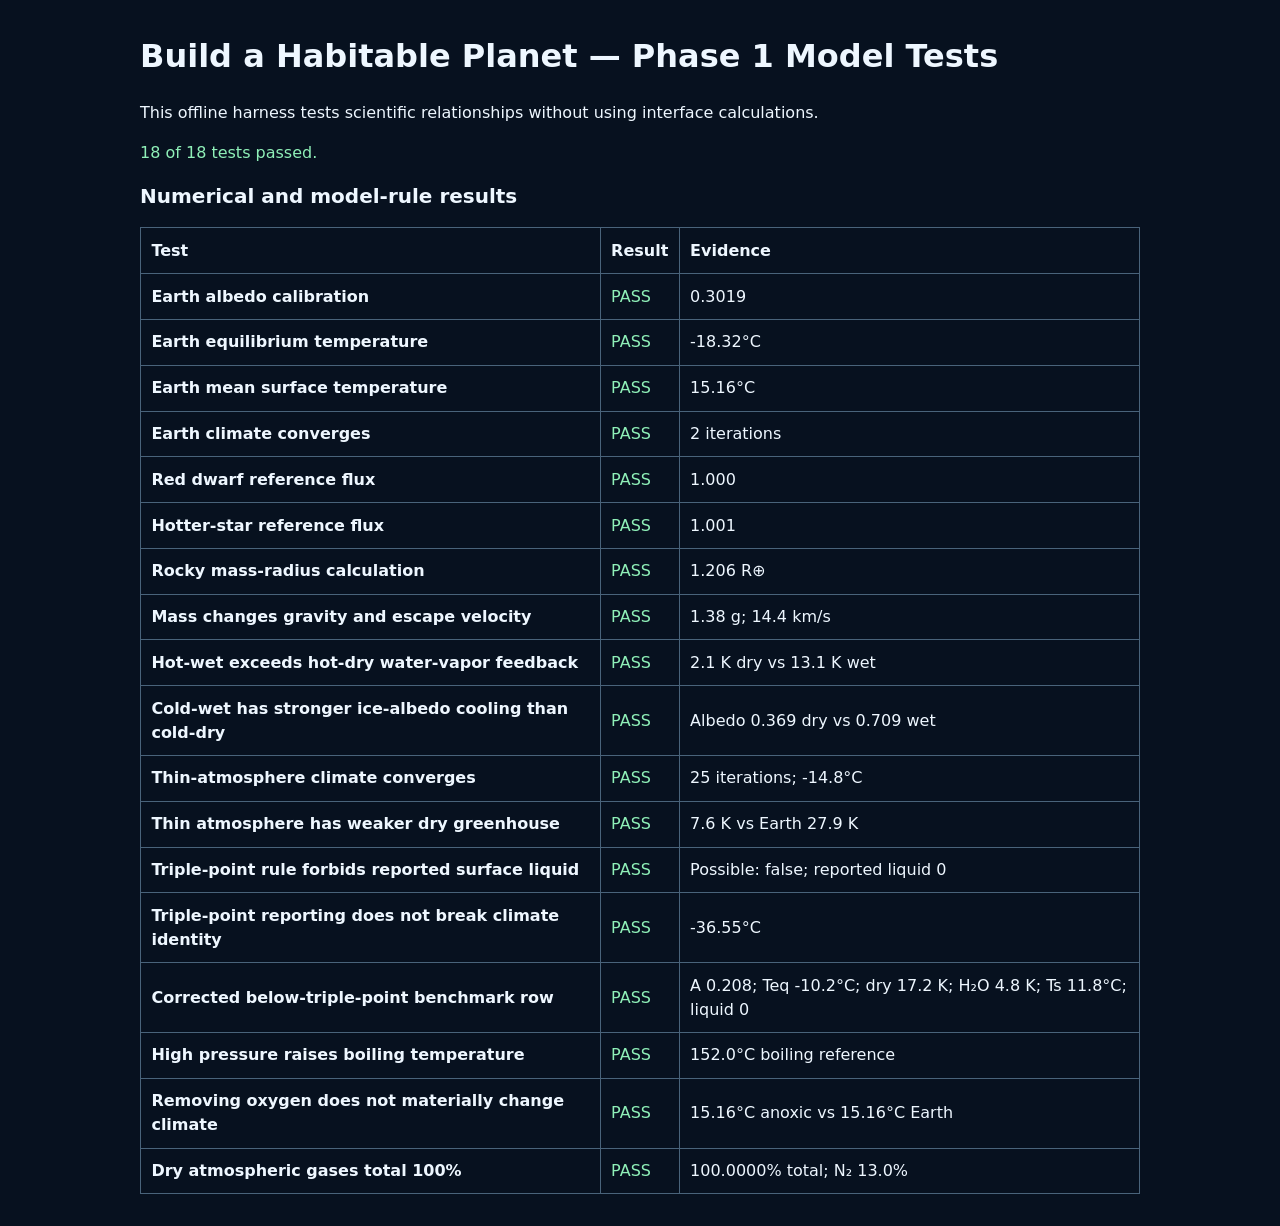
<file: tests/model-tests.html>
<!doctype html>
<html lang="en">
<head>
  <meta charset="utf-8">
  <meta name="viewport" content="width=device-width, initial-scale=1">
  <title>Phase 1 Model Tests</title>
  <style>
    body{max-width:1000px;margin:2rem auto;padding:0 1rem;color:#eef7ff;background:#07111f;font:16px/1.5 system-ui,sans-serif}table{width:100%;border-collapse:collapse}th,td{padding:.65rem;border:1px solid #49637a;text-align:left}.pass{color:#8ff0b8}.fail{color:#ff9aa1}code{color:#9deaff}caption{text-align:left;margin-bottom:1rem;font-size:1.25rem;font-weight:700}
  </style>
  <script defer src="../js/constants.js"></script>
  <script defer src="../js/input-rules.js"></script>
  <script defer src="../js/physics.js"></script>
  <script defer src="../js/climate-v4.js"></script>
  <script defer src="../js/environment.js"></script>
  <script defer src="../js/planet-state.js"></script>
  <script defer src="model-tests.js"></script>
</head>
<body>
  <main>
    <h1>Build a Habitable Planet — Phase 1 Model Tests</h1>
    <p>This offline harness tests scientific relationships without using interface calculations.</p>
    <p id="summary" aria-live="polite">Running tests…</p>
    <table>
      <caption>Numerical and model-rule results</caption>
      <thead><tr><th>Test</th><th>Result</th><th>Evidence</th></tr></thead>
      <tbody id="results"></tbody>
    </table>
  </main>
</body>
</html>
</file>
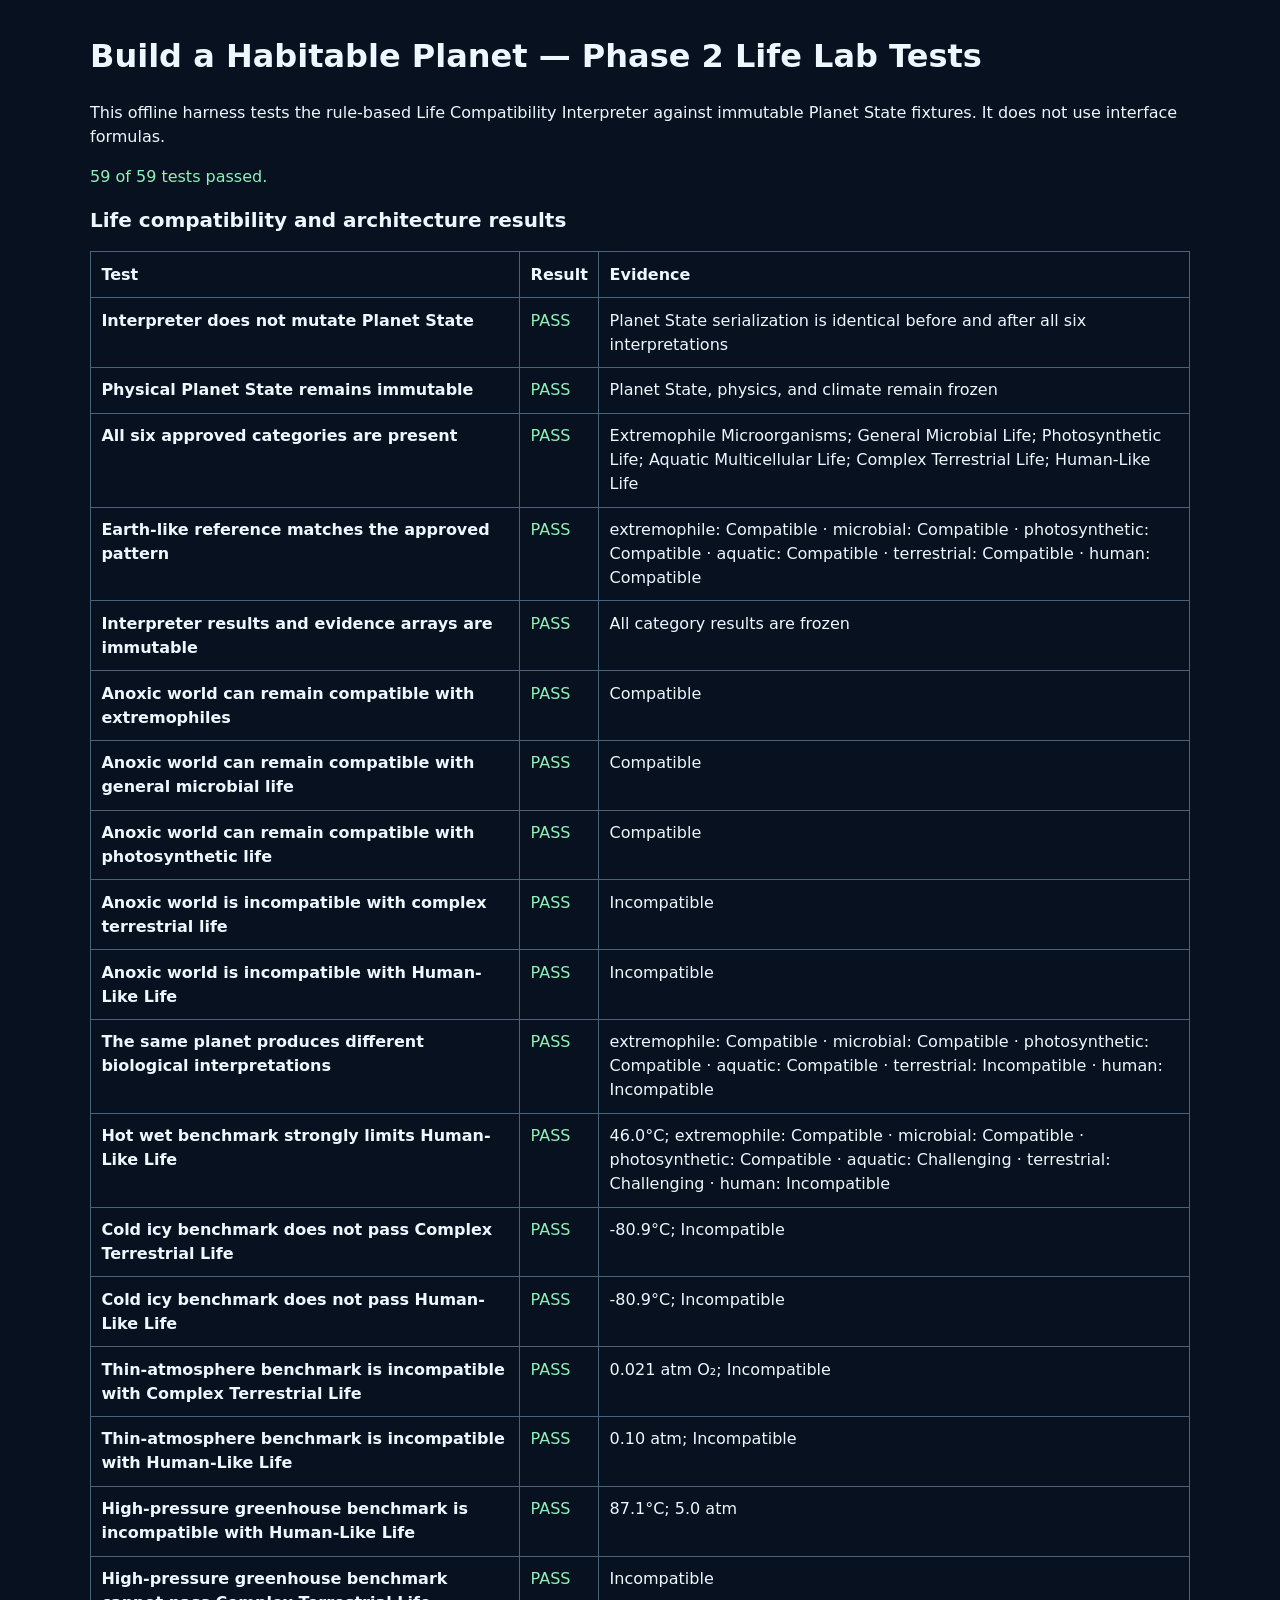
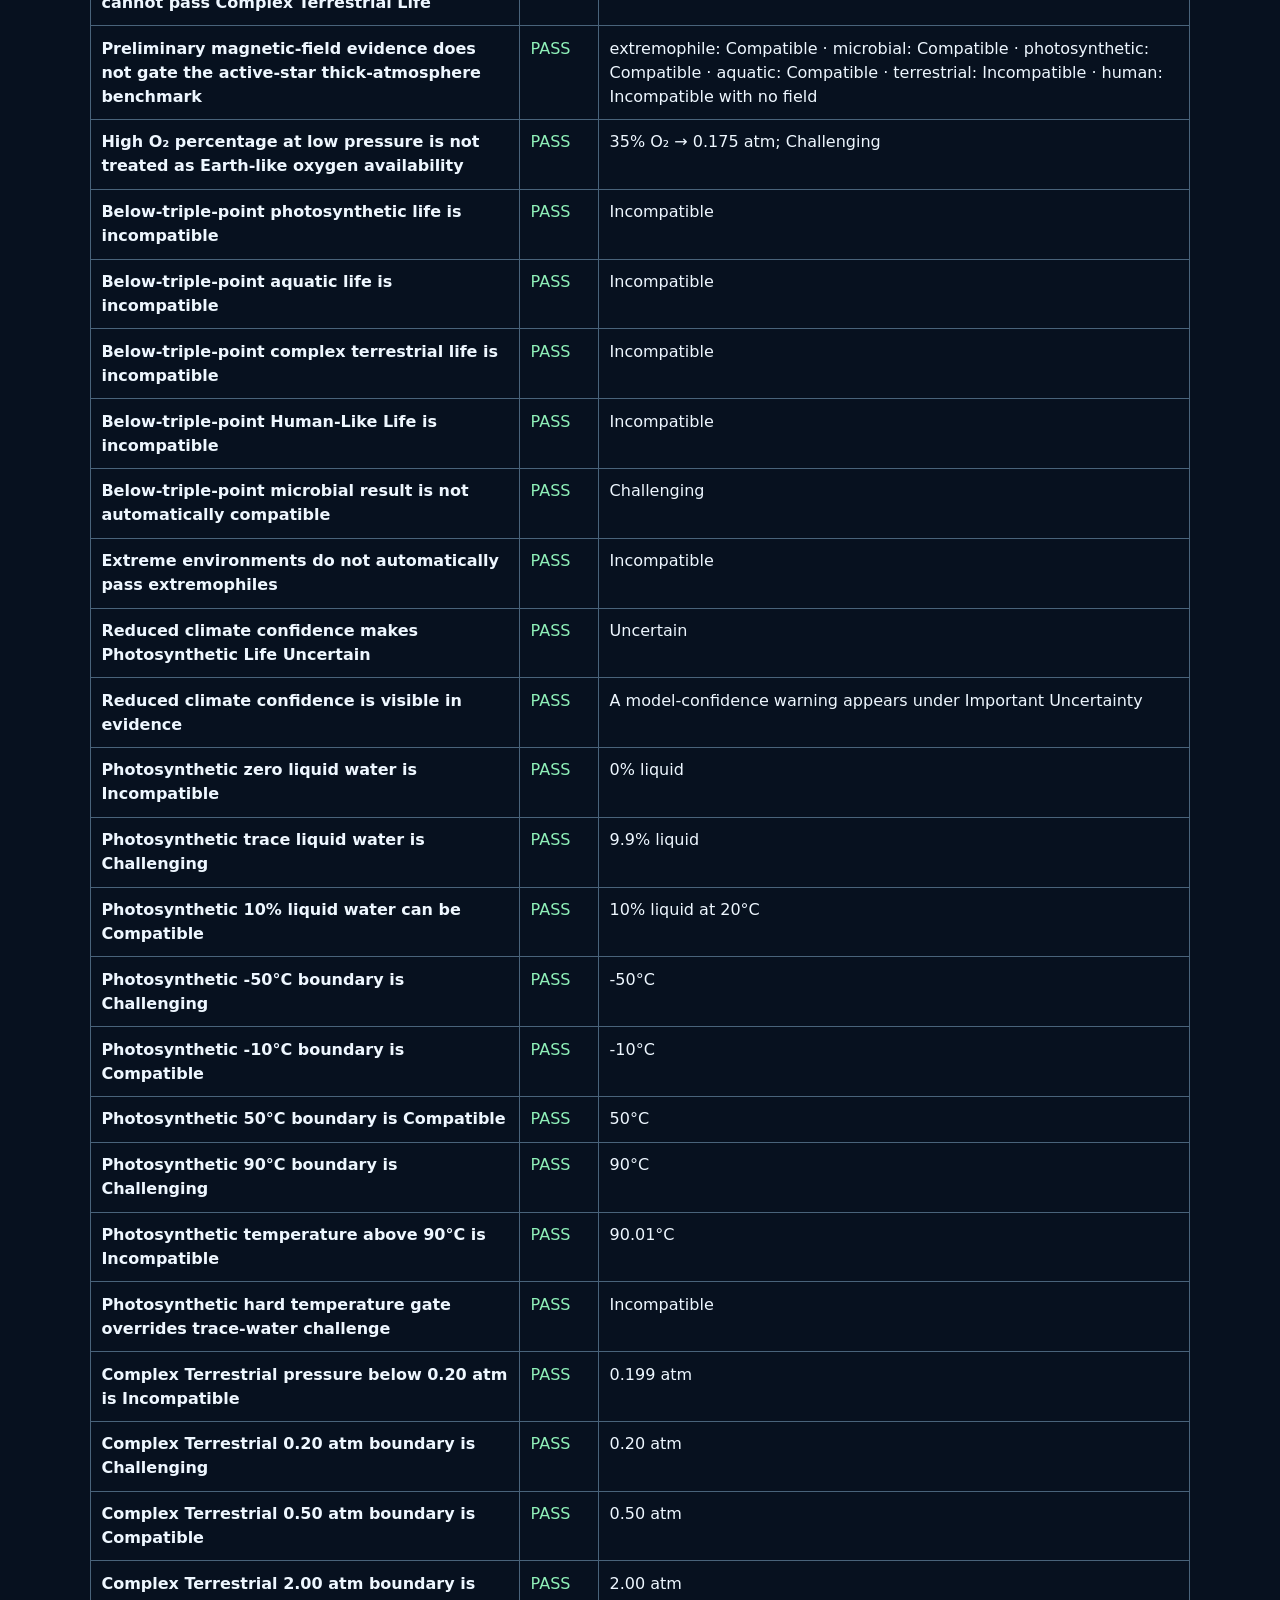
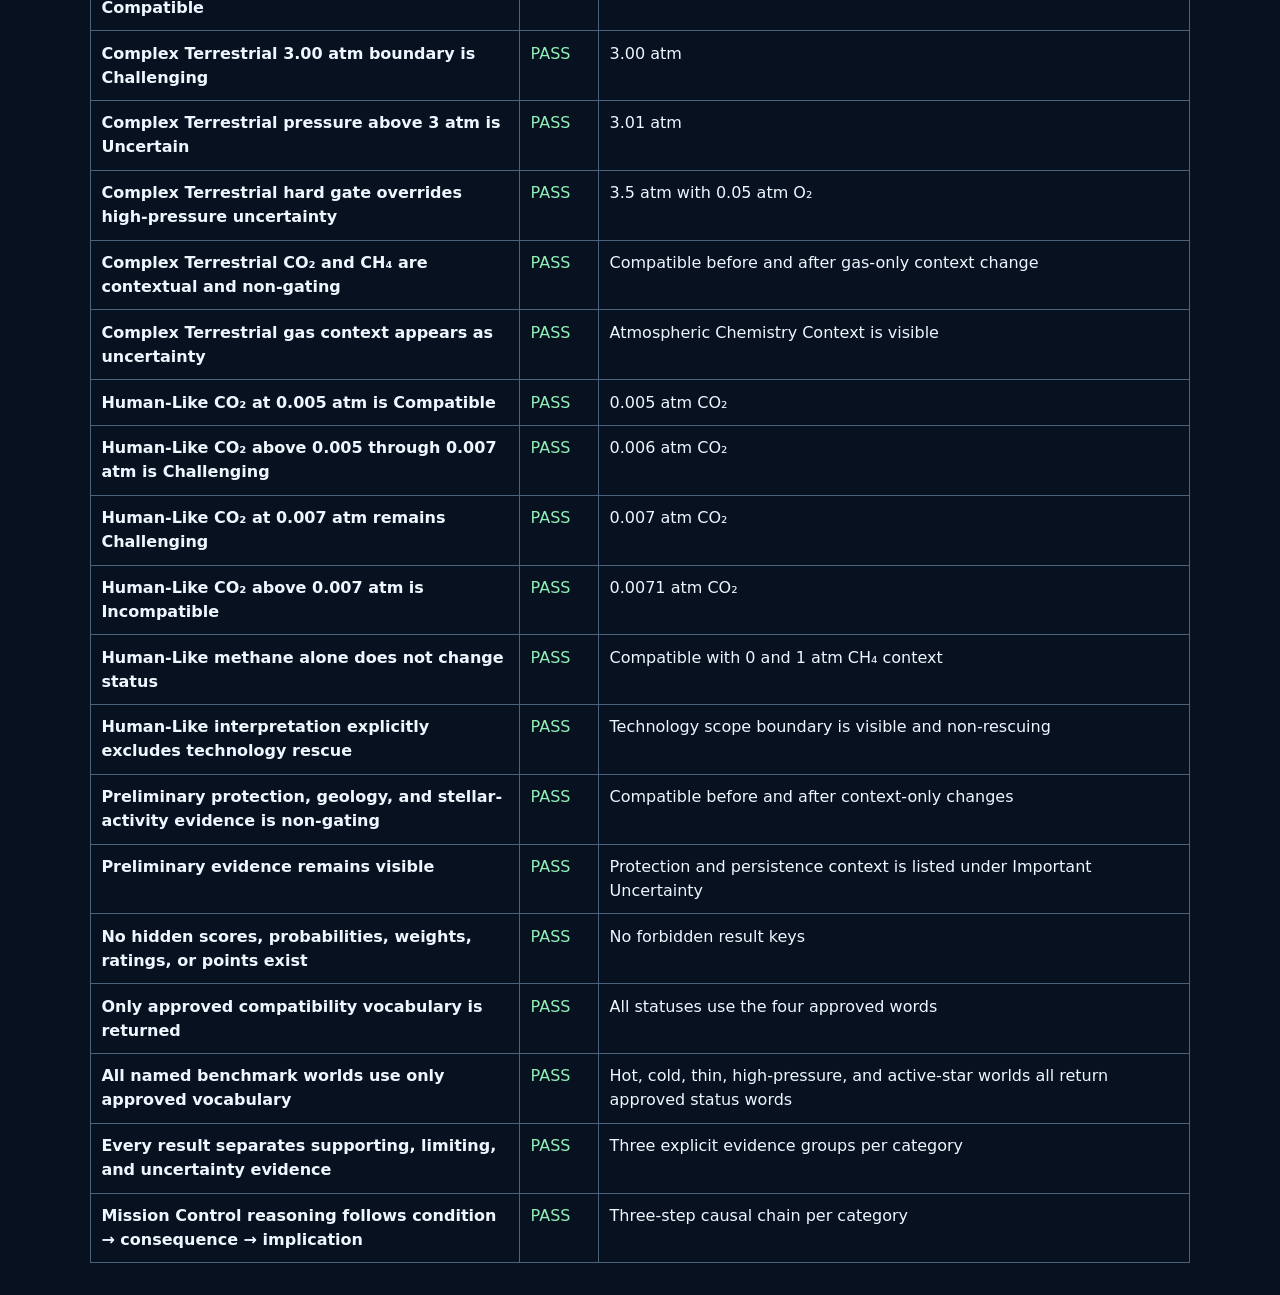
<file: tests/phase-2-tests.html>
<!doctype html>
<html lang="en">
<head>
  <meta charset="utf-8">
  <meta name="viewport" content="width=device-width, initial-scale=1">
  <title>Phase 2 Life Lab Model Tests</title>
  <style>
    body{max-width:1100px;margin:2rem auto;padding:0 1rem;color:#eef7ff;background:#07111f;font:16px/1.5 system-ui,sans-serif}table{width:100%;border-collapse:collapse}th,td{padding:.65rem;border:1px solid #49637a;text-align:left;vertical-align:top}.pass{color:#8ff0b8}.fail{color:#ff9aa1}caption{text-align:left;margin-bottom:1rem;font-size:1.25rem;font-weight:700}
  </style>
  <script defer src="../js/constants.js"></script>
  <script defer src="../js/input-rules.js"></script>
  <script defer src="../js/physics.js"></script>
  <script defer src="../js/climate-v4.js"></script>
  <script defer src="../js/environment.js"></script>
  <script defer src="../js/planet-state.js"></script>
  <script defer src="../js/life-compatibility.js"></script>
  <script defer src="phase-2-tests.js"></script>
</head>
<body>
  <main>
    <h1>Build a Habitable Planet — Phase 2 Life Lab Tests</h1>
    <p>This offline harness tests the rule-based Life Compatibility Interpreter against immutable Planet State fixtures. It does not use interface formulas.</p>
    <p id="summary" aria-live="polite">Running tests…</p>
    <table>
      <caption>Life compatibility and architecture results</caption>
      <thead><tr><th>Test</th><th>Result</th><th>Evidence</th></tr></thead>
      <tbody id="results"></tbody>
    </table>
  </main>
</body>
</html>
</file>
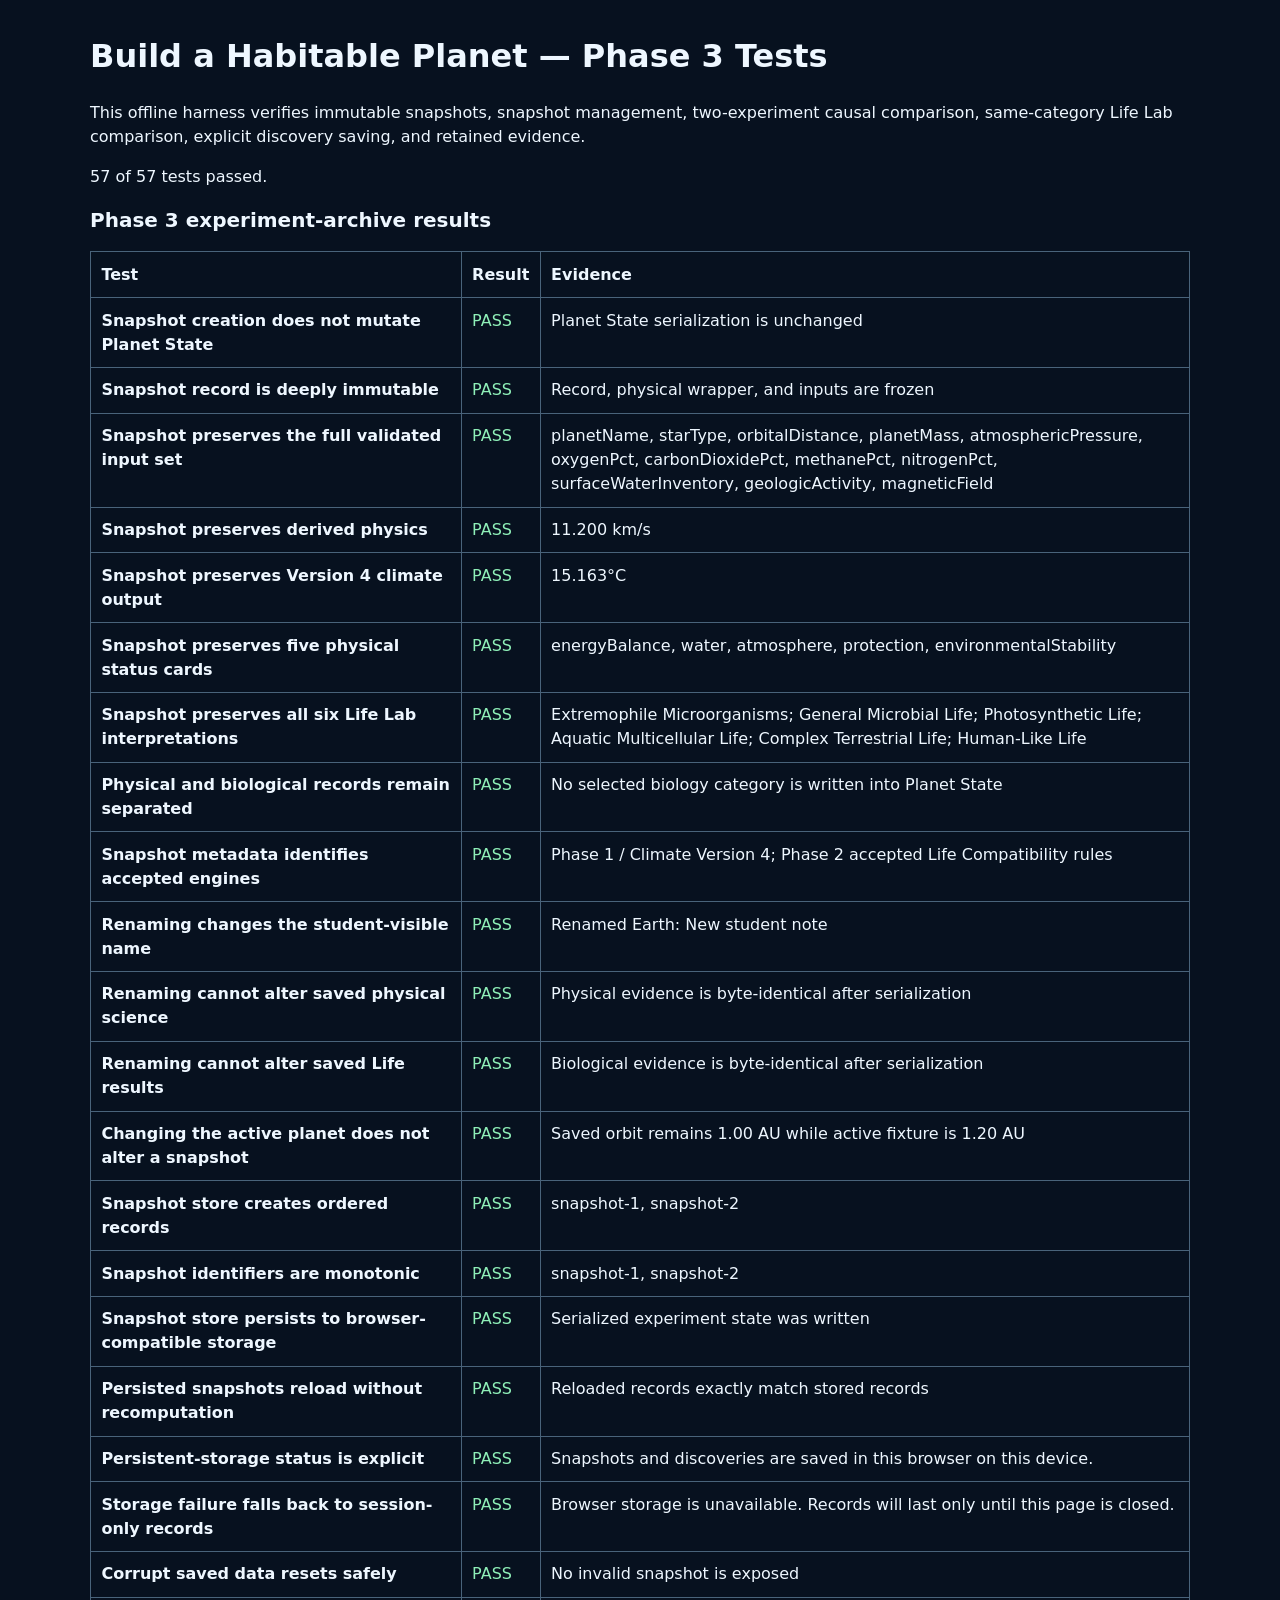
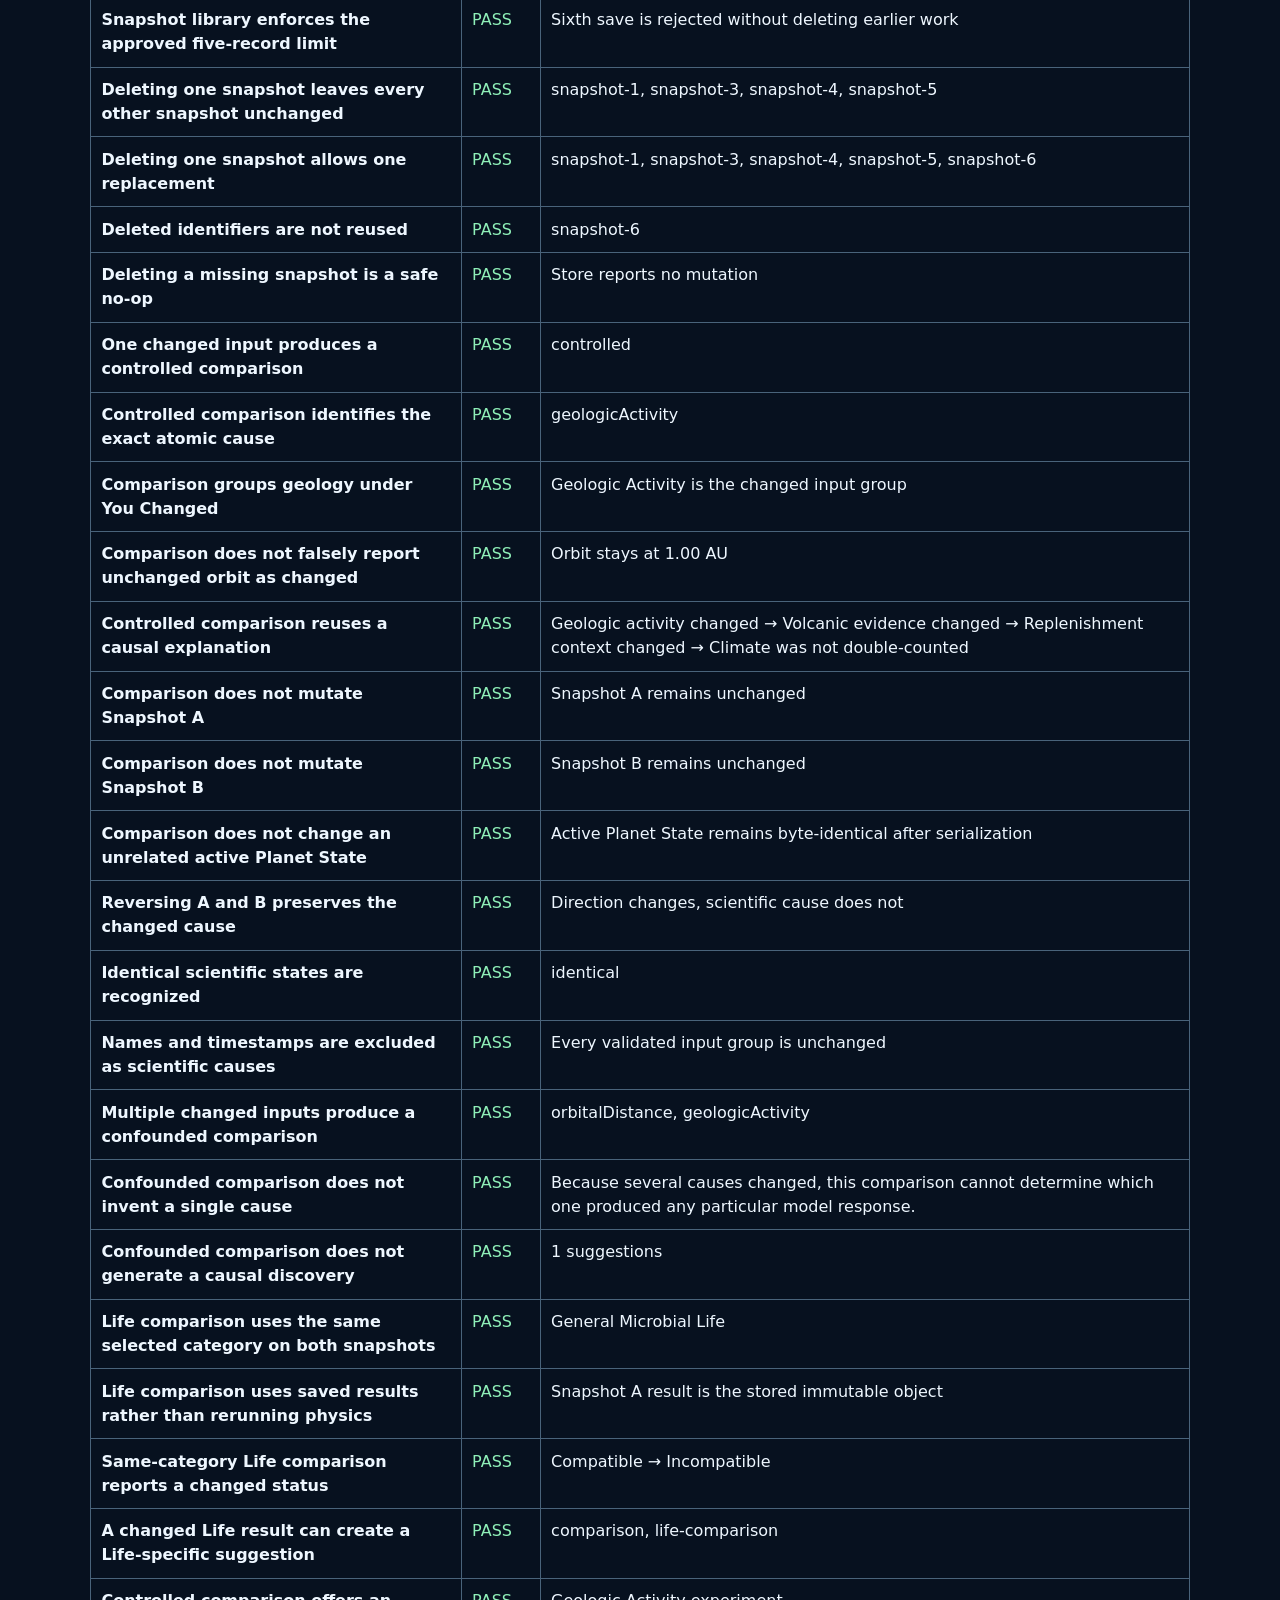
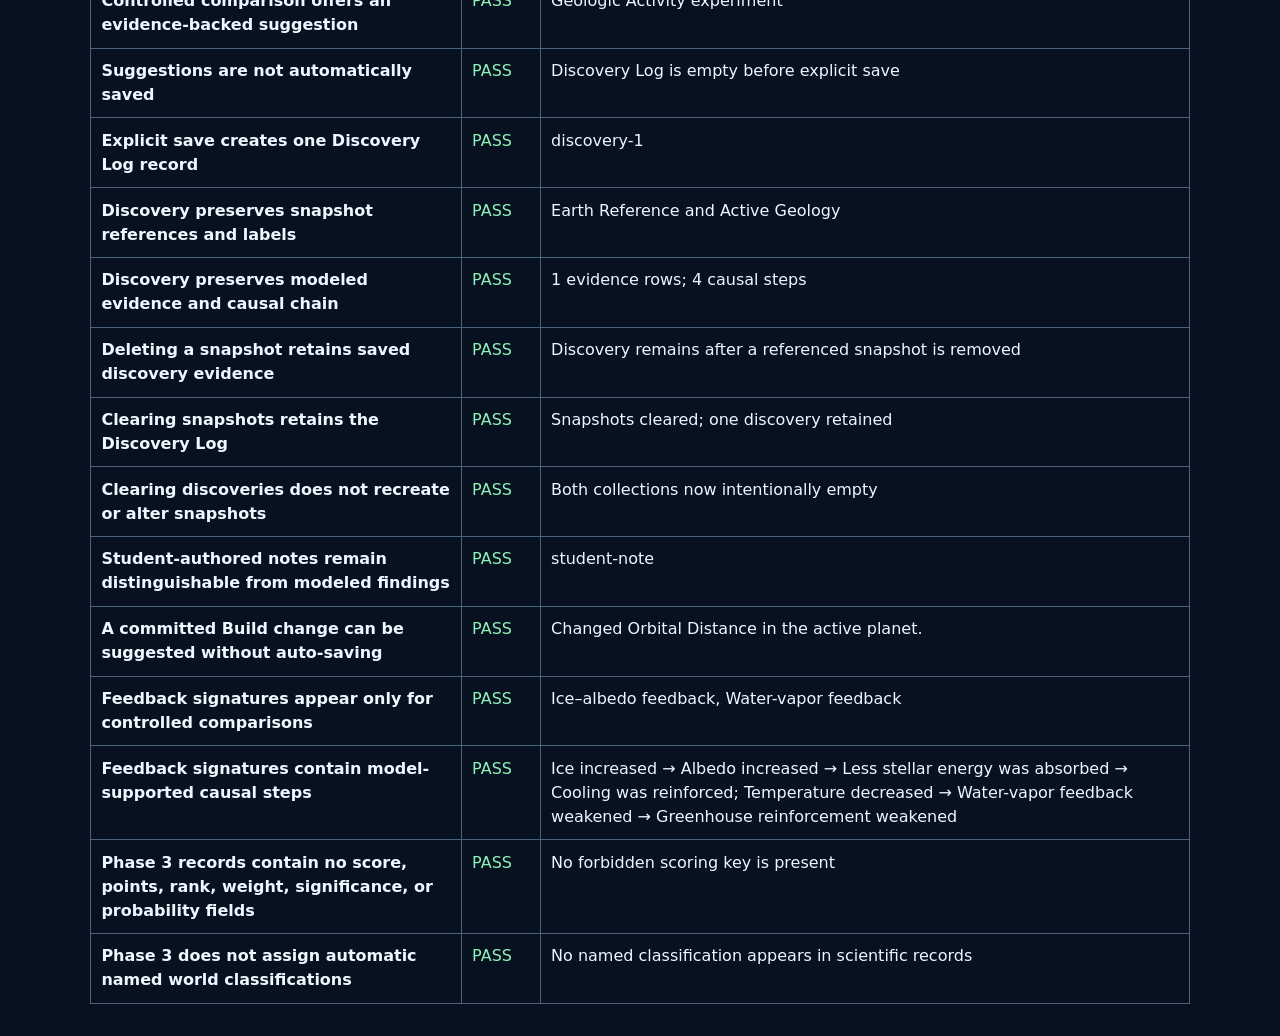
<file: tests/phase-3-tests.html>
<!doctype html>
<html lang="en">
<head>
  <meta charset="utf-8">
  <meta name="viewport" content="width=device-width, initial-scale=1">
  <title>Phase 3 Experiment Archive Tests</title>
  <style>
    body{max-width:1100px;margin:2rem auto;padding:0 1rem;color:#eef7ff;background:#07111f;font:16px/1.5 system-ui,sans-serif}table{width:100%;border-collapse:collapse}th,td{padding:.65rem;border:1px solid #49637a;text-align:left;vertical-align:top}.pass{color:#8ff0b8}.fail{color:#ff9aa1}caption{text-align:left;margin-bottom:1rem;font-size:1.25rem;font-weight:700}
  </style>
  <script defer src="../js/constants.js"></script>
  <script defer src="../js/input-rules.js"></script>
  <script defer src="../js/physics.js"></script>
  <script defer src="../js/climate-v4.js"></script>
  <script defer src="../js/environment.js"></script>
  <script defer src="../js/planet-state.js"></script>
  <script defer src="../js/life-compatibility.js"></script>
  <script defer src="../js/explanations.js"></script>
  <script defer src="../js/experiment-records.js"></script>
  <script defer src="../js/experiment-storage.js"></script>
  <script defer src="../js/comparison-interpreter.js"></script>
  <script defer src="phase-3-tests.js"></script>
</head>
<body>
  <main>
    <h1>Build a Habitable Planet — Phase 3 Tests</h1>
    <p>This offline harness verifies immutable snapshots, snapshot management, two-experiment causal comparison, same-category Life Lab comparison, explicit discovery saving, and retained evidence.</p>
    <p id="summary" aria-live="polite">Running tests…</p>
    <table>
      <caption>Phase 3 experiment-archive results</caption>
      <thead><tr><th>Test</th><th>Result</th><th>Evidence</th></tr></thead>
      <tbody id="results"></tbody>
    </table>
  </main>
</body>
</html>
</file>
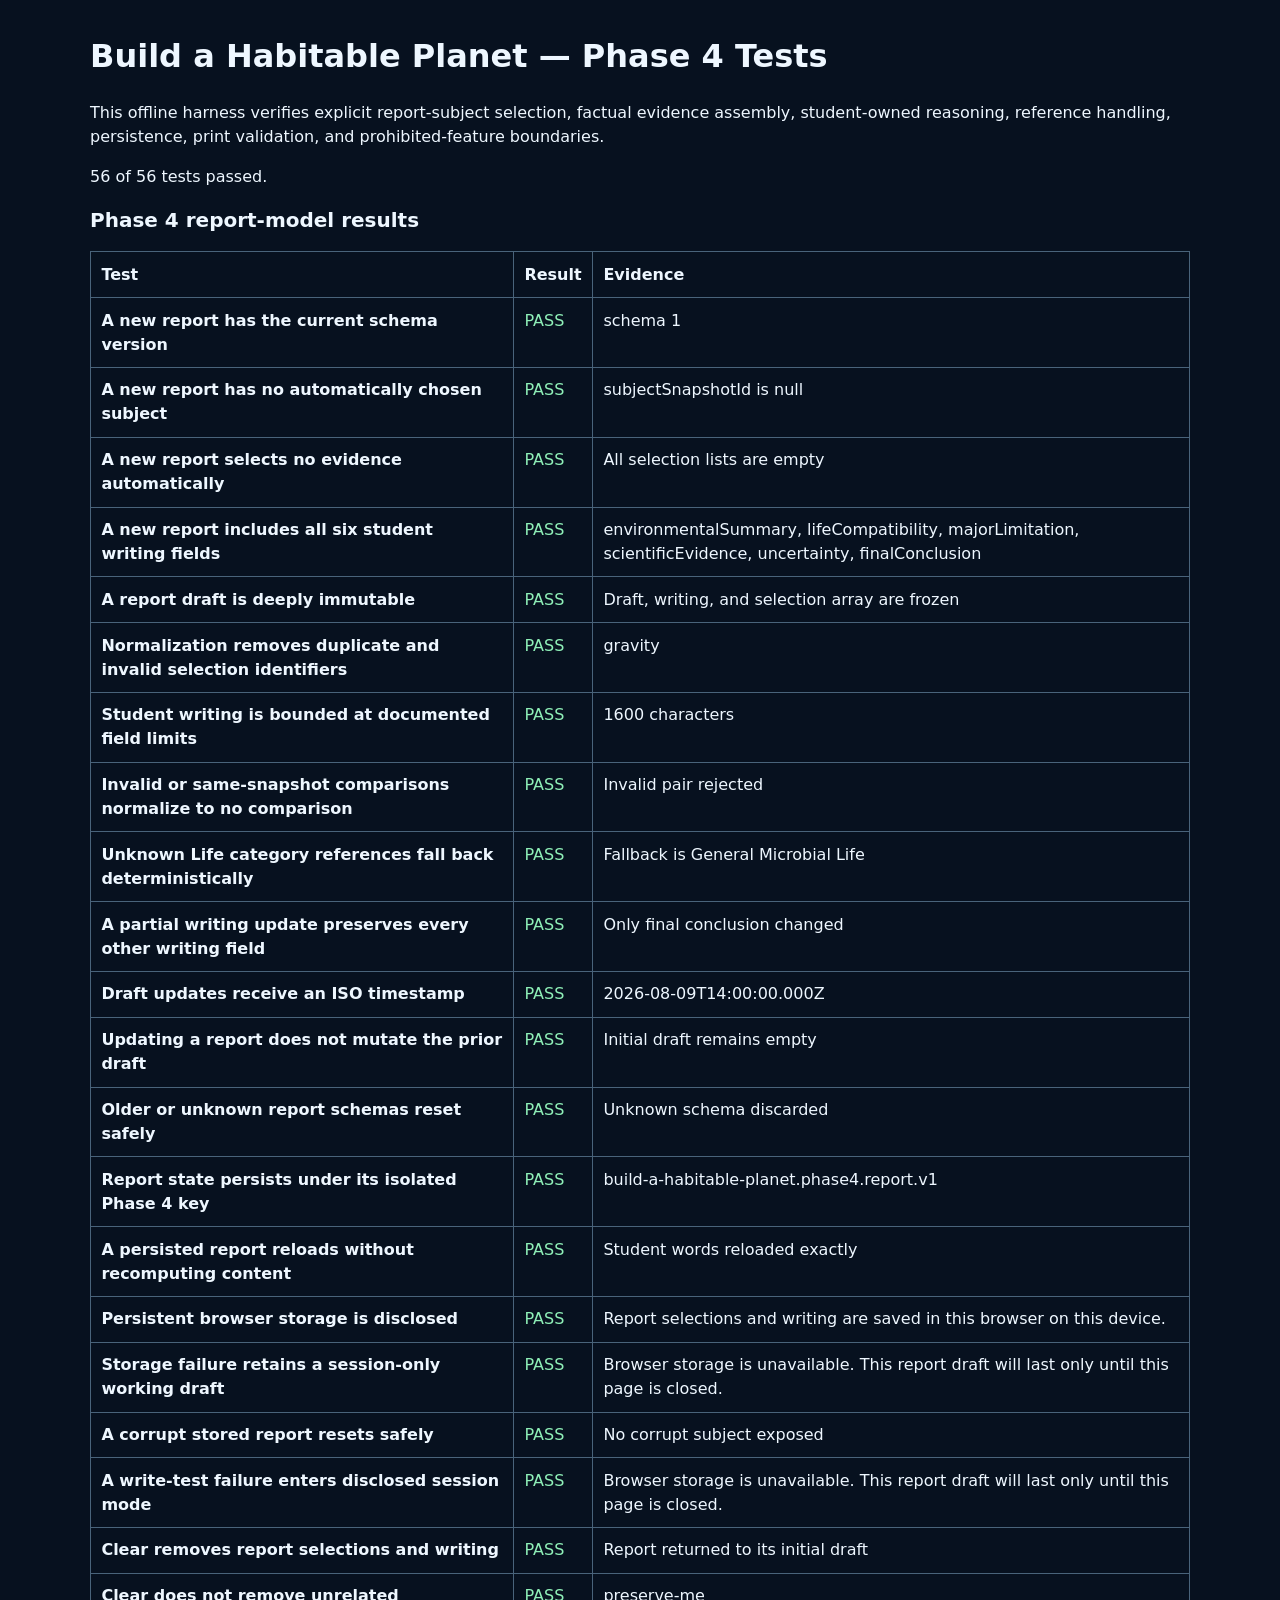
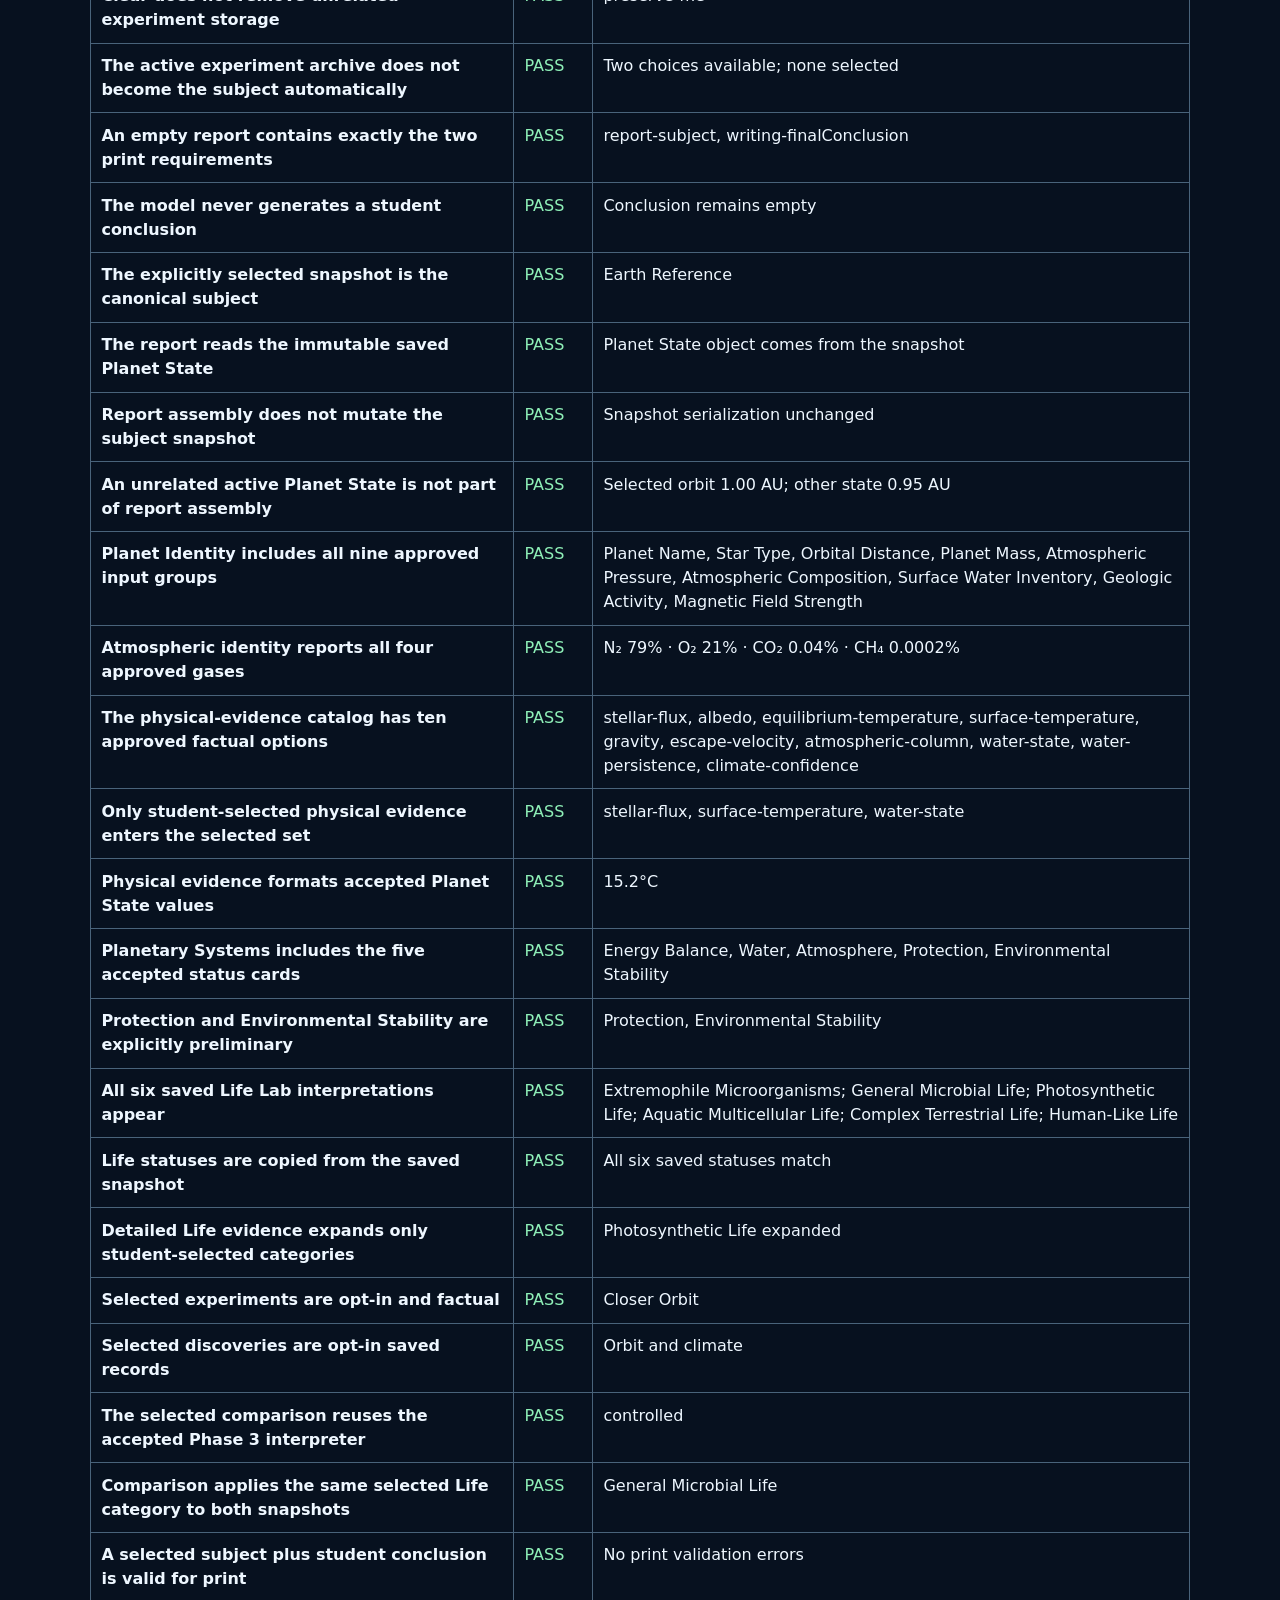
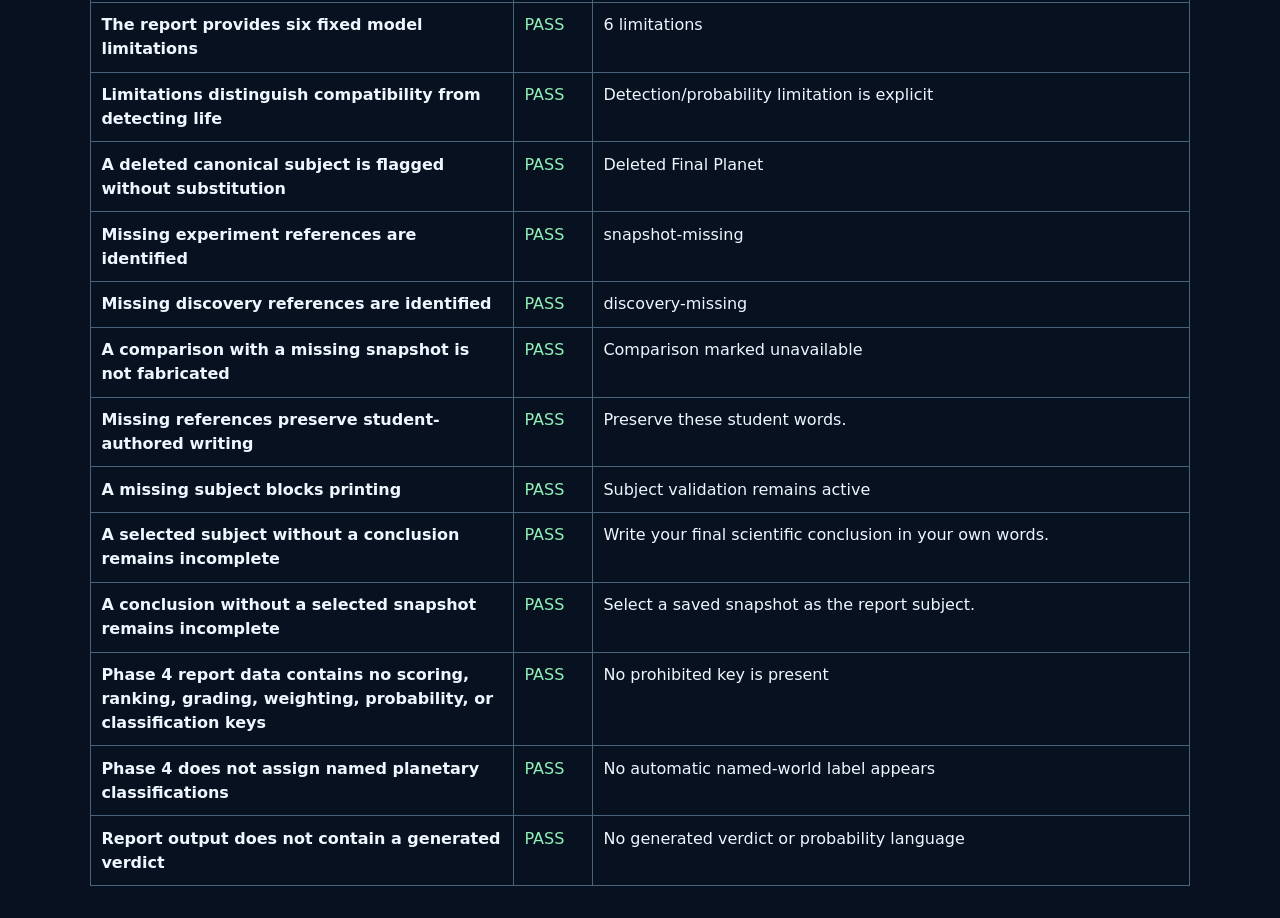
<file: tests/phase-4-tests.html>
<!doctype html>
<html lang="en">
<head>
  <meta charset="utf-8">
  <meta name="viewport" content="width=device-width, initial-scale=1">
  <title>Phase 4 Planetary Habitability Report Tests</title>
  <style>
    body{max-width:1100px;margin:2rem auto;padding:0 1rem;color:#eef7ff;background:#07111f;font:16px/1.5 system-ui,sans-serif}table{width:100%;border-collapse:collapse}th,td{padding:.65rem;border:1px solid #49637a;text-align:left;vertical-align:top}.pass{color:#8ff0b8}.fail{color:#ff9aa1}caption{text-align:left;margin-bottom:1rem;font-size:1.25rem;font-weight:700}
  </style>
  <script defer src="../js/constants.js"></script>
  <script defer src="../js/input-rules.js"></script>
  <script defer src="../js/physics.js"></script>
  <script defer src="../js/climate-v4.js"></script>
  <script defer src="../js/environment.js"></script>
  <script defer src="../js/planet-state.js"></script>
  <script defer src="../js/life-compatibility.js"></script>
  <script defer src="../js/explanations.js"></script>
  <script defer src="../js/experiment-records.js"></script>
  <script defer src="../js/experiment-storage.js"></script>
  <script defer src="../js/comparison-interpreter.js"></script>
  <script defer src="../js/report-records.js"></script>
  <script defer src="../js/report-storage.js"></script>
  <script defer src="../js/report-model.js"></script>
  <script defer src="phase-4-tests.js"></script>
</head>
<body>
  <main>
    <h1>Build a Habitable Planet — Phase 4 Tests</h1>
    <p>This offline harness verifies explicit report-subject selection, factual evidence assembly, student-owned reasoning, reference handling, persistence, print validation, and prohibited-feature boundaries.</p>
    <p id="summary" aria-live="polite">Running tests…</p>
    <table>
      <caption>Phase 4 report-model results</caption>
      <thead><tr><th>Test</th><th>Result</th><th>Evidence</th></tr></thead>
      <tbody id="results"></tbody>
    </table>
  </main>
</body>
</html>
</file>
<file: styles.css>
:root {
  color-scheme: dark;
  --space-950: #020914;
  --space-900: #06101e;
  --space-850: #091728;
  --space-800: #0d1d31;
  --panel: rgba(8, 22, 39, 0.96);
  --panel-raised: rgba(13, 31, 52, 0.98);
  --line: #284561;
  --text: #f5f8ff;
  --muted: #b8c8da;
  --cyan: #48d9f5;
  --cyan-soft: #9aecfb;
  --blue: #55a7ff;
  --water: #3db5ff;
  --teal: #36dec5;
  --life: #69edb3;
  --life-soft: #b6f8dc;
  --discovery: #ffcc63;
  --discovery-soft: #ffe7a9;
  --gold: #ffcc63;
  --violet: #b999ff;
  --orange: #ff9266;
  --danger: #ff7b82;
  --focus: #fff29a;
  --radius: 16px;
  --shadow: 0 18px 48px rgba(0, 0, 0, 0.32);
  font-family: Inter, ui-sans-serif, system-ui, -apple-system, BlinkMacSystemFont, "Segoe UI", sans-serif;
}

* { box-sizing: border-box; }

[hidden] { display: none !important; }

html { scroll-behavior: smooth; }

body {
  margin: 0;
  min-width: 320px;
  min-height: 100vh;
  color: var(--text);
  background:
    radial-gradient(circle at 48% 18%, rgba(47, 84, 142, 0.18), transparent 34rem),
    radial-gradient(circle at 76% 52%, rgba(82, 37, 119, 0.10), transparent 30rem),
    radial-gradient(circle at 12% 76%, rgba(0, 142, 160, 0.08), transparent 26rem),
    var(--space-950);
  line-height: 1.5;
}

body::before {
  position: fixed;
  inset: 0;
  z-index: -1;
  pointer-events: none;
  content: "";
  opacity: 0.25;
  background-image:
    radial-gradient(circle at 7% 13%, #fff 0 1px, transparent 1.5px),
    radial-gradient(circle at 26% 71%, #8edfff 0 1px, transparent 1.5px),
    radial-gradient(circle at 62% 11%, #fff 0 1px, transparent 1.5px),
    radial-gradient(circle at 83% 30%, #bcaeff 0 1px, transparent 1.5px),
    radial-gradient(circle at 95% 78%, #fff 0 1px, transparent 1.5px);
  background-size: 240px 190px, 310px 230px, 270px 210px, 370px 260px, 290px 220px;
}

button, input, select, textarea { font: inherit; }

button, select, input[type="text"] {
  min-height: 44px;
}

button, a, input, select, summary {
  outline: 3px solid transparent;
  outline-offset: 3px;
}

:focus-visible {
  outline-color: var(--focus);
  box-shadow: 0 0 0 5px rgba(255, 242, 154, 0.18);
}

a { color: var(--cyan-soft); }

button {
  color: var(--text);
  border: 1px solid var(--line);
  border-radius: 10px;
  background: #10243b;
  cursor: pointer;
}

button:hover:not(:disabled) { border-color: var(--cyan); background: #15304c; }
button:disabled { color: #8190a2; cursor: not-allowed; opacity: 0.68; }

.skip-link {
  position: fixed;
  top: -100px;
  left: 8px;
  z-index: 100;
  padding: 10px 14px;
  color: #03101c;
  background: var(--focus);
  border-radius: 8px;
}

.skip-link:focus { top: 8px; }

.visually-hidden {
  position: absolute !important;
  width: 1px !important;
  height: 1px !important;
  padding: 0 !important;
  margin: -1px !important;
  overflow: hidden !important;
  clip: rect(0, 0, 0, 0) !important;
  white-space: nowrap !important;
  border: 0 !important;
}

.mission-header {
  position: relative;
  z-index: 10;
  display: grid;
  grid-template-columns: auto minmax(155px, 0.75fr) minmax(420px, 1.35fr) auto auto;
  align-items: center;
  gap: 16px;
  min-height: 78px;
  padding: 10px 18px;
  border-bottom: 1px solid #203a55;
  background: rgba(3, 12, 24, 0.97);
  box-shadow: 0 10px 35px rgba(0, 0, 0, 0.3);
}

.brand {
  display: flex;
  align-items: center;
  gap: 10px;
  padding-right: 16px;
  border-right: 1px solid var(--line);
  font-size: 0.8rem;
  line-height: 1.05;
  letter-spacing: 0.07em;
}

.brand-mark { color: var(--cyan); font-size: 2.1rem; text-shadow: 0 0 18px rgba(72, 217, 245, 0.6); }

.planet-identity { display: grid; gap: 2px; }
.planet-identity label, .header-evidence dt { color: var(--muted); font-size: 0.67rem; letter-spacing: 0.08em; text-transform: uppercase; }
.planet-identity input { width: 100%; padding: 4px 8px; color: var(--cyan); border: 1px solid transparent; border-radius: 6px; background: transparent; font-weight: 760; font-size: 1rem; }
.planet-identity input:hover, .planet-identity input:focus { border-color: var(--line); background: var(--space-850); }

.header-evidence {
  display: grid;
  grid-template-columns: repeat(3, minmax(105px, 1fr));
  gap: 8px;
  margin: 0;
}
.header-evidence div { padding-left: 12px; border-left: 1px solid var(--line); }
.header-evidence dd { margin: 2px 0 0; color: var(--text); font-size: 0.84rem; font-weight: 650; }

.primary-nav { display: flex; align-items: center; gap: 2px; }
.primary-nav a, .primary-nav button {
  display: inline-flex;
  align-items: center;
  justify-content: center;
  min-height: 44px;
  padding: 6px 8px;
  color: var(--muted);
  border: 0;
  border-radius: 6px;
  background: transparent;
  font-size: 0.7rem;
  text-decoration: none;
  text-transform: uppercase;
  white-space: nowrap;
}
.primary-nav a[aria-current="page"] { color: var(--cyan); border-bottom: 2px solid var(--cyan); border-radius: 0; }
.life-lab-mode .primary-nav a[aria-current="page"] { color: var(--life); border-bottom-color: var(--life); }
.discoveries-mode .primary-nav a[aria-current="page"] { color: var(--discovery); border-bottom-color: var(--discovery); }

.utility-actions { display: flex; gap: 6px; }
.utility-button { padding: 7px 9px; font-size: 0.73rem; }
.utility-danger { color: #ffb3b7; border-color: #6d3640; }

.laboratory-shell {
  display: grid;
  grid-template-columns: minmax(285px, 330px) minmax(460px, 1fr) minmax(300px, 350px);
  grid-template-areas:
    "engineering planet status"
    "mission mission history";
  gap: 12px;
  padding: 12px;
  max-width: 1920px;
  margin: 0 auto;
}

.panel, .planet-stage {
  border: 1px solid rgba(66, 102, 135, 0.58);
  border-radius: var(--radius);
  background: var(--panel);
  box-shadow: var(--shadow);
}

.engineering-panel { grid-area: engineering; overflow: hidden; }
.planet-stage { grid-area: planet; position: relative; overflow: hidden; min-height: 660px; background: radial-gradient(circle at 50% 42%, rgba(28, 65, 108, 0.34), transparent 52%), rgba(2, 9, 20, 0.72); }
.status-panel { grid-area: status; }
.mission-control { grid-area: mission; }
.recent-changes { grid-area: history; align-self: start; }
.life-lab-panel { grid-area: life; overflow: hidden; }
.discoveries-workspace { grid-area: discoveries; overflow: hidden; }

.laboratory-shell.is-life-mode {
  grid-template-columns: minmax(460px, 0.85fr) minmax(620px, 1.15fr);
  grid-template-areas:
    "planet life"
    "mission mission"
    "history history";
}

body.life-lab-mode {
  background:
    radial-gradient(circle at 72% 28%, rgba(44, 171, 126, 0.13), transparent 34rem),
    radial-gradient(circle at 35% 15%, rgba(47, 84, 142, 0.18), transparent 34rem),
    var(--space-950);
}

.laboratory-shell.is-discoveries-mode {
  grid-template-columns: minmax(0, 1fr);
  grid-template-areas: "discoveries" "mission";
}

body.discoveries-mode {
  background:
    radial-gradient(circle at 45% 20%, rgba(255, 204, 99, 0.09), transparent 34rem),
    radial-gradient(circle at 78% 64%, rgba(75, 128, 184, 0.12), transparent 30rem),
    var(--space-950);
}

.panel-heading { padding: 18px; border-bottom: 1px solid rgba(52, 83, 113, 0.6); }
.panel-heading h1, .panel-heading h2, .stage-heading h2, .mission-heading h2 { margin: 0; font-size: 1.12rem; letter-spacing: 0.035em; text-transform: uppercase; }
.panel-heading p:last-child, .stage-heading p:last-child { margin: 5px 0 0; color: var(--muted); font-size: 0.82rem; }
.eyebrow { margin: 0 0 4px; color: var(--cyan); font-size: 0.66rem; font-weight: 780; letter-spacing: 0.13em; text-transform: uppercase; }

.control-family { border-bottom: 1px solid rgba(52, 83, 113, 0.55); }
.control-family h2 { margin: 0; font-size: 1rem; }
.accordion-button {
  display: grid;
  grid-template-columns: 1fr auto;
  gap: 8px;
  width: 100%;
  padding: 14px 16px;
  color: var(--text);
  border: 0;
  border-radius: 0;
  background: rgba(12, 30, 51, 0.88);
  text-align: left;
}
.accordion-button::after { content: "+"; color: var(--cyan); font-size: 1.2rem; grid-column: 2; grid-row: 1 / span 2; align-self: center; }
.accordion-button[aria-expanded="true"]::after { content: "−"; }
.family-summary { grid-column: 1; color: var(--muted); font-size: 0.72rem; font-weight: 500; }
.accordion-content { display: grid; gap: 17px; padding: 16px; background: rgba(2, 12, 24, 0.38); }

fieldset { min-width: 0; margin: 0; padding: 0; border: 0; }
legend { padding: 0; margin-bottom: 9px; font-weight: 720; }
.choice-fieldset { display: grid; gap: 7px; }
.choice-card { position: relative; display: grid; grid-template-columns: auto 1fr; align-items: center; gap: 10px; min-height: 52px; padding: 8px 10px; border: 1px solid var(--line); border-radius: 10px; background: rgba(16, 37, 61, 0.72); cursor: pointer; }
.choice-card:has(input:checked) { border-color: var(--violet); background: rgba(92, 59, 137, 0.25); }
.choice-card small { display: block; margin-top: 2px; color: var(--muted); }
.choice-card input { width: 20px; height: 20px; accent-color: var(--violet); }

.range-control { display: grid; gap: 8px; }
.control-label-row { display: flex; justify-content: space-between; gap: 12px; align-items: baseline; }
.control-label-row label { font-weight: 680; }
.control-label-row output { color: var(--cyan-soft); font-variant-numeric: tabular-nums; font-weight: 750; }
input[type="range"] { width: 100%; min-height: 32px; accent-color: var(--cyan); cursor: pointer; }
.range-limits { display: flex; justify-content: space-between; margin-top: -8px; color: var(--muted); font-size: 0.7rem; }
.control-help { margin: 0; color: var(--muted); font-size: 0.76rem; }
.range-control.compact { padding-top: 5px; }

.select-control { display: grid; gap: 6px; font-weight: 680; }
select { width: 100%; padding: 8px 38px 8px 10px; color: var(--text); border: 1px solid var(--line); border-radius: 9px; background: #10243b; }

.derived-strip { padding: 12px; border: 1px solid #265f61; border-radius: 10px; background: rgba(22, 88, 83, 0.18); }
.derived-strip dl { display: grid; grid-template-columns: repeat(3, 1fr); gap: 8px; margin: 0; }
.derived-strip div { min-width: 0; }
.derived-strip dt { color: var(--muted); font-size: 0.68rem; }
.derived-strip dd { margin: 3px 0 0; color: var(--teal); font-size: 0.82rem; font-weight: 750; font-variant-numeric: tabular-nums; }

.atmosphere-mixer { display: grid; gap: 15px; padding: 13px; border: 1px solid #23566d; border-radius: 11px; background: rgba(14, 55, 71, 0.16); }
.composition { display: grid; gap: 7px; }
.composition-bar { display: flex; min-height: 18px; overflow: hidden; border: 1px solid #6b8298; border-radius: 999px; background: #1b2b3a; }
.gas { min-width: 0; transition: width 180ms ease; }
.gas.n2 { background: #7f96ad; }.gas.o2 { background: var(--water); }.gas.co2 { background: var(--gold); }.gas.ch4 { background: var(--violet); }
.composition-text { margin: 0; color: var(--muted); font-size: 0.7rem; line-height: 1.6; }
.input-model-note { display: grid; gap: 2px; margin: 14px; padding: 12px; color: var(--violet); border: 1px solid #574187; border-radius: 10px; background: rgba(74, 48, 119, 0.18); font-size: 0.78rem; }
.input-model-note span { color: var(--muted); }

.stage-heading { position: absolute; top: 17px; left: 19px; z-index: 3; }
.overlay-menu { position: absolute; top: 17px; right: 17px; z-index: 6; }
.overlay-menu summary { min-height: 44px; padding: 10px 13px; border: 1px solid #28597a; border-radius: 9px; color: var(--cyan-soft); background: #0b2035; cursor: pointer; list-style: none; }
.overlay-menu summary::-webkit-details-marker { display: none; }
.overlay-menu[open] summary { border-radius: 9px 9px 0 0; }
.overlay-menu fieldset { display: grid; gap: 8px; padding: 12px; border: 1px solid #28597a; border-top: 0; border-radius: 0 0 9px 9px; background: #08182a; }
.overlay-menu label { display: flex; align-items: center; gap: 8px; min-height: 36px; white-space: nowrap; }
.overlay-menu input { width: 18px; height: 18px; accent-color: var(--cyan); }

.planet-visual-wrap { display: grid; place-items: center; min-height: 575px; padding: 62px 10px 66px; }
.planet-visual { width: min(100%, 660px); height: auto; overflow: visible; --water-opacity: .5; --terrain-opacity: .6; --ice-opacity: .1; --atmosphere-opacity: .5; --haze-opacity: .1; --volcano-opacity: .3; --heat-opacity: .15; --star-light: #ffd06a; }
.planet-light-stop { stop-color: color-mix(in srgb, var(--star-light) 48%, #79c9c8); }
.planet-mid-stop { stop-color: #22556b; }
.planet-dark-stop { stop-color: #07101c; }
.atmosphere-glow { fill: none; stroke: #73e5ff; stroke-width: 20; opacity: var(--atmosphere-opacity); filter: url(#atmosphereGlow); }
.planet-edge { fill: none; stroke: rgba(174, 231, 255, 0.75); stroke-width: 2; }
.planet-base { fill: url(#planetBase); }
.water-layer { fill: #0d6fa3; opacity: var(--water-opacity); }
.terrain-layer { fill: #796d62; opacity: var(--terrain-opacity); }
.surface-texture { fill: #d7e8f4; opacity: 0.24; mix-blend-mode: overlay; }
.ice-layer { fill: #eafaff; opacity: var(--ice-opacity); mix-blend-mode: screen; }
.ice-layer circle { opacity: 0.5; }
.volcano-layer { fill: #ff7a3d; opacity: var(--volcano-opacity); filter: drop-shadow(0 0 7px #ff5d2a); }
.haze-layer { fill: #d17a49; opacity: var(--haze-opacity); mix-blend-mode: screen; }
.planet-shade { pointer-events: none; }
.star-context { color: var(--star-light); }
#star-disc { fill: var(--star-light); filter: drop-shadow(0 0 15px var(--star-light)); }
.star-halo { fill: none; stroke: var(--star-light); stroke-width: 5; opacity: .28; }
.orbit-line { fill: none; stroke: #76a6c5; stroke-width: 1; stroke-dasharray: 5 5; opacity: .62; }
.orbit-world { fill: var(--blue); stroke: #bdeaff; stroke-width: 1; }
.overlay-layer { opacity: 0; pointer-events: none; transition: opacity 150ms ease; }
.overlay-layer.is-visible { opacity: 1; }
.grid-overlay { fill: none; stroke: #9de8ff; stroke-width: 1; opacity: 0; }
.heat-overlay { fill: #ff633d; opacity: 0; mix-blend-mode: screen; }
.heat-overlay.is-visible { opacity: var(--heat-opacity); }
.magnetic-overlay { fill: none; stroke: #ba9cff; stroke-width: 2; stroke-dasharray: 8 7; }
.radiation-overlay { fill: none; stroke: #ffcf66; stroke-width: 4; stroke-linecap: round; stroke-dasharray: 9 8; }
.planet-rotating-layers { transform-origin: 320px 320px; animation: planet-drift 42s linear infinite; }
@keyframes planet-drift { to { transform: rotate(360deg); } }

.planet-text-status { position: absolute; left: 50%; bottom: 83px; z-index: 4; width: min(86%, 700px); margin: 0; padding: 7px 12px; transform: translateX(-50%); color: #dcecff; background: rgba(2, 10, 21, 0.88); border-radius: 8px; text-align: center; font-size: 0.76rem; }
.evidence-strip { position: absolute; left: 50%; bottom: 14px; z-index: 4; display: grid; grid-template-columns: repeat(5, 1fr); width: min(calc(100% - 28px), 760px); margin: 0; transform: translateX(-50%); border: 1px solid #294965; border-radius: 13px; background: rgba(2, 12, 25, 0.94); }
.evidence-strip div { min-width: 0; padding: 10px 8px; text-align: center; }
.evidence-strip div + div { border-left: 1px solid #294965; }
.evidence-strip dt { color: var(--muted); font-size: 0.65rem; }
.evidence-strip dd { margin: 2px 0 0; color: var(--cyan-soft); font-size: 1rem; font-weight: 780; font-variant-numeric: tabular-nums; white-space: nowrap; }

.status-panel { padding-bottom: 14px; }
.status-cards { display: grid; gap: 9px; padding: 12px; }
.status-card { --system-color: var(--cyan); border: 1px solid color-mix(in srgb, var(--system-color) 52%, #263d54); border-radius: 12px; background: color-mix(in srgb, var(--system-color) 7%, #0a1a2b); }
.status-card.energy { --system-color: var(--gold); }.status-card.water { --system-color: var(--water); }.status-card.atmosphere { --system-color: var(--teal); }.status-card.protection { --system-color: var(--violet); }.status-card.stability { --system-color: #8fc3ed; }
.status-card summary { position: relative; min-height: 88px; padding: 12px 34px 12px 14px; list-style: none; cursor: pointer; }
.status-card summary::-webkit-details-marker { display: none; }
.status-card summary::after { position: absolute; top: 50%; right: 13px; content: "+"; color: var(--system-color); font-size: 1.2rem; transform: translateY(-50%); }
.status-card[open] summary::after { content: "−"; }
.status-card h3 { margin: 0; color: var(--system-color); font-size: 0.73rem; letter-spacing: .08em; text-transform: uppercase; }
.status-value { margin: 4px 0 0; font-size: 1.02rem; font-weight: 780; }
.status-evidence { margin: 4px 0 0; color: var(--muted); font-size: 0.73rem; }
.status-detail { margin: 0; padding: 0 14px 13px; color: #dce8f6; font-size: .78rem; }
.temporary-badge { display: inline-block; margin-top: 7px; padding: 2px 6px; color: #f1e6ff; border: 1px solid #775da5; border-radius: 99px; font-size: .61rem; font-weight: 750; letter-spacing: .04em; text-transform: uppercase; }
.provisional-note { margin: 0 12px; padding: 10px; color: var(--muted); border: 1px dashed #536e88; border-radius: 9px; font-size: .72rem; }

.life-lab-heading {
  display: flex;
  align-items: flex-start;
  justify-content: space-between;
  gap: 24px;
  padding: 20px;
  border-bottom: 1px solid rgba(73, 168, 133, 0.5);
  background: linear-gradient(120deg, rgba(31, 112, 90, 0.18), rgba(10, 30, 49, 0.55));
}
.life-lab-heading h1 { margin: 0; font-size: 1.25rem; letter-spacing: 0.05em; text-transform: uppercase; }
.life-lab-heading p { margin: 6px 0 0; color: var(--muted); }
.life-lab-heading .eyebrow { color: var(--life); }
.life-lab-principle { max-width: 270px; padding: 10px 12px; color: var(--life-soft) !important; border: 1px solid #377b67; border-radius: 10px; background: rgba(22, 83, 69, 0.2); font-size: .76rem; }

.keyboard-directions { margin: 14px 18px 0; border: 1px solid #35586b; border-radius: 10px; background: rgba(8, 30, 42, 0.72); }
.keyboard-directions summary { min-height: 44px; padding: 10px 13px; color: var(--life-soft); cursor: pointer; font-weight: 720; }
.keyboard-directions p { margin: 0; padding: 0 13px 12px; color: var(--muted); font-size: .78rem; }

.life-category-selector { display: grid; grid-template-columns: repeat(2, minmax(0, 1fr)); gap: 8px; padding: 18px; }
.life-category-selector legend { margin: 0; color: var(--life-soft); font-size: 1rem; }
.life-category-selector > p { grid-column: 1 / -1; margin: -5px 0 4px; color: var(--muted); font-size: .75rem; }
.life-choice { position: relative; display: grid; grid-template-columns: auto auto minmax(0, 1fr); align-items: center; gap: 9px; min-height: 70px; padding: 10px; border: 1px solid #35586b; border-radius: 11px; background: rgba(10, 31, 48, 0.82); cursor: pointer; }
.life-choice:hover { border-color: #5ebd9b; background: rgba(20, 63, 67, 0.62); }
.life-choice:has(input:checked) { border-color: var(--life); background: rgba(31, 112, 90, 0.28); box-shadow: inset 4px 0 0 var(--life); }
.life-choice input { width: 20px; height: 20px; accent-color: var(--life); }
.life-symbol { display: grid; place-items: center; width: 29px; height: 29px; color: var(--life-soft); border: 1px solid #4b917a; border-radius: 50%; font-size: 1rem; }
.life-choice-copy { min-width: 0; }
.life-choice-copy strong, .life-choice-copy small { display: block; }
.life-choice-copy strong { font-size: .78rem; line-height: 1.25; }
.life-choice-copy small { margin-top: 3px; color: var(--muted); font-size: .67rem; }
.life-choice-status { grid-column: 3; color: var(--muted); font-size: .67rem; font-weight: 780; }
.life-choice-status[data-status="Compatible"] { color: var(--life); }
.life-choice-status[data-status="Challenging"] { color: var(--gold); }
.life-choice-status[data-status="Incompatible"] { color: #ff9ea4; }
.life-choice-status[data-status="Uncertain"] { color: #d1bcff; }

.compatibility-result { margin: 0 18px 18px; padding: 16px; border: 1px solid #3e7568; border-radius: 14px; background: linear-gradient(145deg, rgba(15, 58, 55, 0.52), rgba(7, 24, 40, 0.92)); }
.compatibility-summary { display: flex; align-items: center; justify-content: space-between; gap: 20px; }
.compatibility-summary h2 { margin: 0; font-size: 1.18rem; }
.compatibility-summary .eyebrow { color: var(--life); }
.compatibility-status { flex: 0 0 auto; min-width: 150px; margin: 0; padding: 9px 13px; border: 1px solid currentColor; border-radius: 999px; text-align: center; font-weight: 850; }
.compatibility-status[data-status="Compatible"] { color: var(--life); background: rgba(34, 116, 81, .24); }
.compatibility-status[data-status="Challenging"] { color: var(--gold); background: rgba(131, 93, 22, .22); }
.compatibility-status[data-status="Incompatible"] { color: #ff9ea4; background: rgba(131, 36, 50, .22); }
.compatibility-status[data-status="Uncertain"] { color: #d1bcff; background: rgba(86, 60, 127, .24); }
.compatibility-explanation { margin: 12px 0; color: #e7f3ef; }
.life-evidence-snapshot { display: grid; grid-template-columns: repeat(4, minmax(0, 1fr)); gap: 1px; margin: 0; overflow: hidden; border: 1px solid #345a61; border-radius: 9px; background: #345a61; }
.life-evidence-snapshot div { min-width: 0; padding: 8px 9px; background: #0a2130; }
.life-evidence-snapshot dt { color: var(--muted); font-size: .63rem; }
.life-evidence-snapshot dd { margin: 2px 0 0; color: var(--life-soft); font-size: .84rem; font-weight: 780; font-variant-numeric: tabular-nums; }

.life-evidence-groups { display: grid; grid-template-columns: repeat(3, minmax(0, 1fr)); gap: 10px; padding: 0 18px 18px; }
.life-evidence-group { min-width: 0; overflow: hidden; border: 1px solid #35566b; border-radius: 12px; background: rgba(7, 24, 40, 0.82); }
.life-evidence-group > header { display: flex; align-items: center; gap: 8px; min-height: 50px; padding: 10px 12px; border-bottom: 1px solid #35566b; }
.life-evidence-group > header > span { display: grid; place-items: center; width: 25px; height: 25px; border: 1px solid currentColor; border-radius: 50%; font-weight: 850; }
.life-evidence-group h3 { margin: 0; font-size: .76rem; letter-spacing: .04em; text-transform: uppercase; }
.life-evidence-group.supporting > header { color: var(--life); background: rgba(29, 100, 72, .18); }
.life-evidence-group.limiting > header { color: var(--gold); background: rgba(117, 80, 21, .18); }
.life-evidence-group.uncertainty > header { color: #d1bcff; background: rgba(80, 54, 119, .2); }
.life-evidence-list { display: grid; gap: 7px; padding: 9px; margin: 0; list-style: none; }
.life-evidence-item { border: 1px solid #304e61; border-radius: 9px; background: #0b2031; }
.life-evidence-item summary { position: relative; display: grid; gap: 4px; min-height: 62px; padding: 10px 29px 10px 10px; cursor: pointer; list-style: none; }
.life-evidence-item summary::-webkit-details-marker { display: none; }
.life-evidence-item summary::after { position: absolute; top: 50%; right: 10px; content: "+"; color: var(--life-soft); transform: translateY(-50%); }
.life-evidence-item[open] summary::after { content: "−"; }
.life-evidence-title { color: #eff8f6; font-size: .76rem; font-weight: 760; line-height: 1.3; }
.life-evidence-condition { color: var(--muted); font-size: .67rem; line-height: 1.35; }
.life-evidence-body { padding: 0 10px 11px; border-top: 1px solid #29485b; }
.evidence-source { display: inline-block; margin: 9px 0 6px; padding: 2px 6px; color: var(--life-soft); border: 1px solid #3b7165; border-radius: 999px; font-size: .58rem; font-weight: 720; text-transform: uppercase; }
.evidence-reasoning-chain { display: grid; gap: 7px; padding-left: 18px; margin: 5px 0 0; color: #dce9e8; font-size: .69rem; }
.evidence-reasoning-chain strong { color: var(--life-soft); }
.empty-evidence { padding: 11px; color: var(--muted); font-size: .72rem; }
.life-scope-note { margin: 0 18px 18px; padding: 10px 12px; color: var(--muted); border: 1px dashed #527065; border-radius: 9px; font-size: .72rem; }
.life-lab-mode .mission-columns h3, .life-lab-mode .mission-heading .eyebrow { color: var(--life); }
.life-lab-mode .mission-heading button { color: var(--life-soft); border-color: #3b7165; }

.discoveries-heading {
  display: flex;
  align-items: flex-start;
  justify-content: space-between;
  gap: 24px;
  padding: 20px;
  border-bottom: 1px solid rgba(255, 204, 99, .42);
  background: linear-gradient(120deg, rgba(122, 85, 18, .2), rgba(10, 30, 49, .55));
}
.discoveries-heading h1 { margin: 0; font-size: 1.28rem; letter-spacing: .035em; text-transform: uppercase; }
.discoveries-heading p { margin: 6px 0 0; color: var(--muted); }
.discoveries-heading .eyebrow, .discoveries-workspace .eyebrow { color: var(--discovery); }
.storage-status { max-width: 330px; padding: 9px 11px; border: 1px solid #7f693c; border-radius: 10px; background: rgba(88, 64, 18, .22); font-size: .72rem; }
.storage-status[data-persistent="false"] { color: #ffd2a8; border-color: #9e5f3b; }
.experiment-directions { margin-bottom: 14px; }

.snapshot-library, .comparison-workspace, .discovery-log { margin: 0 18px 18px; overflow: hidden; border: 1px solid #35536d; border-radius: 14px; background: rgba(6, 22, 38, .8); }
.section-heading-row { display: flex; align-items: center; justify-content: space-between; gap: 18px; padding: 14px 16px; border-bottom: 1px solid #35536d; background: rgba(16, 40, 61, .74); }
.section-heading-row h2 { margin: 0; font-size: 1.05rem; }
.section-actions { display: flex; align-items: center; flex-wrap: wrap; justify-content: flex-end; gap: 8px; color: var(--muted); font-size: .72rem; }
.empty-workspace { margin: 14px 16px; padding: 11px 12px; color: var(--muted); border: 1px dashed #526b82; border-radius: 9px; font-size: .78rem; }

.snapshot-cards { display: grid; grid-template-columns: repeat(5, minmax(175px, 1fr)); gap: 9px; padding: 12px; }
.snapshot-card { display: flex; min-width: 0; flex-direction: column; padding: 12px; border: 1px solid #415d75; border-radius: 11px; background: #0a1e30; }
.snapshot-card h3 { margin: 0; color: var(--discovery-soft); font-size: .9rem; overflow-wrap: anywhere; }
.snapshot-identity { margin: 3px 0 9px; color: var(--muted); font-size: .65rem; }
.snapshot-evidence, .comparison-summary-evidence { display: grid; gap: 5px; margin: 0; }
.snapshot-evidence div, .comparison-summary-evidence div { display: flex; justify-content: space-between; gap: 8px; border-bottom: 1px solid rgba(61, 88, 112, .5); }
.snapshot-evidence dt, .comparison-summary-evidence dt { color: var(--muted); font-size: .63rem; }
.snapshot-evidence dd, .comparison-summary-evidence dd { margin: 0; text-align: right; font-size: .68rem; font-weight: 700; }
.snapshot-note { margin: 10px 0 0; color: #e4edf8; font-size: .7rem; font-style: italic; }
.card-actions { display: flex; gap: 6px; margin-top: auto; padding-top: 12px; }
.card-actions button { flex: 1; min-width: 0; padding: 6px; font-size: .68rem; }

.comparison-selectors { display: grid; grid-template-columns: auto minmax(170px, 1fr) auto auto minmax(170px, 1fr); align-items: center; gap: 9px; padding: 14px 16px 0; }
.comparison-selectors label, .life-comparison > label, dialog > form > label { color: var(--cyan-soft); font-size: .74rem; font-weight: 720; }
.comparison-selectors select, .life-comparison select, dialog input, dialog textarea { width: 100%; min-height: 44px; color: var(--text); border: 1px solid #45637d; border-radius: 9px; background: #0b2134; padding: 8px 10px; }
.comparison-planets { display: grid; grid-template-columns: repeat(2, minmax(0, 1fr)); gap: 12px; padding: 16px; }
.comparison-planet-card { min-width: 0; padding: 13px; border: 1px solid #3e607c; border-radius: 13px; background: radial-gradient(circle at 50% 35%, rgba(40, 82, 122, .24), transparent 58%), #081a2b; }
.comparison-planet-card h3 { margin: 0 0 8px; color: var(--discovery-soft); font-size: .92rem; }
.comparison-preview-wrap { display: grid; place-items: center; min-height: 260px; overflow: hidden; }
.comparison-planet-visual { width: min(100%, 330px); height: auto; }

.difference-section, .life-comparison, .suggested-discoveries { margin: 0 16px 16px; padding: 14px; border: 1px solid #3b5872; border-radius: 12px; background: #081a2b; }
.difference-section h3, .life-comparison h3, .suggested-discoveries h3 { margin: 0; font-size: .92rem; text-transform: uppercase; letter-spacing: .05em; }
.difference-section > p, .life-comparison > p, .suggested-discoveries > p { margin: 5px 0 12px; color: var(--muted); font-size: .72rem; }
.you-changed h3 { color: var(--violet); }
.model-response h3 { color: var(--water); }
.scientific-interpretation h3 { color: var(--discovery); }
.difference-list { display: grid; grid-template-columns: repeat(2, minmax(0, 1fr)); gap: 7px; padding: 0; margin: 0; list-style: none; }
.difference-list li { display: grid; grid-template-columns: minmax(0, 1.1fr) repeat(2, minmax(0, 1fr)) auto; align-items: center; gap: 7px; padding: 9px; border: 1px solid #304d65; border-radius: 8px; background: #0c2235; font-size: .68rem; }
.difference-list li strong { color: #f3f7fd; }
.difference-list li span { color: var(--muted); }
.difference-list li em { color: var(--discovery-soft); font-style: normal; font-weight: 750; }
.difference-list .empty-difference { display: block; grid-column: 1 / -1; color: var(--muted); }
.model-response details { margin-top: 11px; }
.model-response summary { min-height: 44px; padding: 9px; color: var(--muted); cursor: pointer; }
.difference-list.secondary li { opacity: .82; }
#comparison-interpretation[data-mode="controlled"] { color: #c9f6e5; }
#comparison-interpretation[data-mode="confounded"] { color: #ffd5a4; }
.comparison-causal-chain { display: flex; gap: 25px; padding: 0; margin: 12px 0 0; list-style: none; }
.comparison-causal-chain li { position: relative; display: grid; flex: 1; place-items: center; min-height: 56px; padding: 8px; border: 1px solid #5c553e; border-radius: 8px; background: #152538; text-align: center; font-size: .7rem; }
.comparison-causal-chain li:not(:last-child)::after { position: absolute; top: 50%; right: -20px; content: "→"; color: var(--discovery); transform: translateY(-50%); }
.feedback-signature { margin-top: 10px; padding: 10px; border-left: 4px solid var(--discovery); background: rgba(120, 84, 19, .18); }
.feedback-signature h4, .feedback-signature p { margin: 0; }
.feedback-signature p { margin-top: 3px; color: var(--muted); font-size: .72rem; }

.life-comparison { display: grid; grid-template-columns: minmax(220px, .7fr) auto minmax(220px, 1fr); align-items: center; gap: 10px; }
.life-comparison > p, .life-comparison-results { grid-column: 1 / -1; }
.life-comparison-results { display: grid; grid-template-columns: repeat(2, minmax(0, 1fr)); gap: 9px; }
.life-comparison-card { padding: 11px; border: 1px solid #3d675e; border-radius: 9px; background: #0a2430; }
.life-comparison-card h4, .life-comparison-card p { margin: 0; }
.life-comparison-card .life-comparison-status { margin: 4px 0; color: var(--life); font-weight: 850; }
.life-comparison-card[data-status="Challenging"] .life-comparison-status { color: var(--gold); }
.life-comparison-card[data-status="Incompatible"] .life-comparison-status { color: #ff9ea4; }
.life-comparison-card[data-status="Uncertain"] .life-comparison-status { color: #d1bcff; }
.life-comparison-card p, .life-comparison-card li { color: var(--muted); font-size: .69rem; }
.life-comparison-card ul { margin: 7px 0 0; padding-left: 18px; }

#suggestion-cards { display: grid; grid-template-columns: repeat(2, minmax(0, 1fr)); gap: 8px; }
.suggestion-card { padding: 11px; border: 1px solid #695a38; border-radius: 9px; background: #142235; }
.suggestion-card h4, .suggestion-card p { margin: 0; }
.suggestion-card > p:not(.discovery-category) { margin: 6px 0 10px; color: var(--muted); font-size: .72rem; }
.discovery-category { color: var(--discovery-soft); font-size: .64rem; font-weight: 750; letter-spacing: .06em; text-transform: uppercase; }
.suggestion-card button { min-height: 44px; padding: 8px 11px; }

.discovery-records { display: grid; grid-template-columns: repeat(2, minmax(0, 1fr)); gap: 9px; padding: 12px; }
.discovery-record { padding: 13px; border: 1px solid #415c73; border-radius: 11px; background: #0a1e30; }
.discovery-record h3, .discovery-record h4, .discovery-record p { margin: 0; }
.discovery-record h3 { color: var(--discovery-soft); font-size: .94rem; }
.discovery-record h4 { margin-top: 10px; color: var(--cyan-soft); font-size: .72rem; }
.discovery-record > p:not(.discovery-category) { margin-top: 6px; color: var(--muted); font-size: .72rem; }
.discovery-record ul, .discovery-record ol { margin: 5px 0 0; padding-left: 20px; color: #e1eaf5; font-size: .7rem; }
.discovery-references { padding: 7px; border: 1px dashed #5a6b7d; border-radius: 7px; }
.student-discovery-note { padding: 8px; color: #f3e7bd !important; background: rgba(105, 80, 27, .18); border-radius: 7px; }
.scope-note { margin: 0 18px 18px; padding: 10px 12px; color: var(--muted); border: 1px dashed #6b613e; border-radius: 9px; font-size: .72rem; }
.discoveries-mode .mission-columns h3, .discoveries-mode .mission-heading .eyebrow { color: var(--discovery); }
.discoveries-mode .mission-heading button { color: var(--discovery-soft); border-color: #756238; }

.mission-control { padding: 14px; }
.mission-heading { display: flex; align-items: center; justify-content: space-between; gap: 20px; padding: 0 2px 12px; }
.mission-heading button { padding: 8px 12px; color: var(--cyan-soft); }
.mission-columns { display: grid; grid-template-columns: repeat(3, 1fr); border: 1px solid #284761; border-radius: 12px; overflow: hidden; background: #061525; }
.mission-columns article { min-width: 0; padding: 14px 16px; }
.mission-columns article + article { border-left: 1px solid #284761; }
.mission-columns h3 { margin: 0 0 8px; color: var(--cyan); font-size: .76rem; letter-spacing: .09em; text-transform: uppercase; }
.mission-columns article:last-child h3 { color: #79f1bd; }
.mission-columns p { margin: 0; color: #e3ecf8; font-size: .84rem; }
.causal-panel { margin-top: 12px; padding: 14px; border: 1px solid #3c5872; border-radius: 12px; background: #091a2c; }
.causal-panel h3 { margin: 0 0 12px; }
.causal-chain { display: flex; align-items: stretch; gap: 28px; padding: 0; margin: 0; list-style: none; counter-reset: chain; }
.causal-chain li { position: relative; display: grid; place-items: center; flex: 1; min-height: 64px; padding: 9px; border: 1px solid #35617d; border-radius: 9px; background: #102a42; text-align: center; font-size: .78rem; }
.causal-chain li:not(:last-child)::after { position: absolute; right: -21px; top: 50%; content: "→"; color: var(--gold); font-size: 1.2rem; transform: translateY(-50%); }
.feedback-note { margin: 9px 0 0; color: var(--muted); font-size: .7rem; }

/* Phase 4 report workspace. The editor stays in the mission-control palette;
   the preview uses a paper surface so screen and printed structure agree. */
.report-workspace { grid-area: report; display: grid; gap: 14px; min-width: 0; }
.report-workspace[hidden] { display: none; }
.laboratory-shell.is-report-mode { grid-template-columns: minmax(0, 1fr); grid-template-areas: "report"; max-width: 1320px; margin-inline: auto; }
.report-workspace-heading, .report-section-heading, .report-preview-toolbar { display: flex; align-items: center; justify-content: space-between; gap: 24px; padding: 18px 20px; }
.report-workspace-heading h1, .report-workspace-heading p, .report-section-heading h2, .report-preview-toolbar h2 { margin: 0; }
.report-workspace-heading > div > p:last-child { margin-top: 5px; color: var(--muted); }
.report-mode-switcher { display: flex; width: fit-content; gap: 4px; padding: 4px; border: 1px solid #38536d; border-radius: 10px; background: #071728; }
.report-mode-switcher button { min-height: 44px; padding: 8px 18px; border-color: transparent; }
.report-mode-switcher button[aria-pressed="true"] { color: #03131d; border-color: var(--cyan); background: var(--cyan); }
.report-validation-summary, .report-source-warning { padding: 13px 15px; color: #fff0d8; border: 2px solid #dc9d42; border-radius: 10px; background: #39230b; }
.report-validation-summary h2 { margin: 0; font-size: 1rem; }
.report-validation-summary ul { margin: 6px 0 0; }
.report-validation-summary a { color: #fff; }
.report-editor { padding-bottom: 20px; overflow: hidden; }
.report-section-heading { border-bottom: 1px solid #29445d; }
.report-actions { display: flex; flex-wrap: wrap; justify-content: flex-end; gap: 9px; }
.report-directions { margin: 14px 20px 0; padding: 5px 10px; border: 1px solid #35516a; border-radius: 8px; background: #0a1c2f; }
.report-directions summary { min-height: 44px; padding: 11px 4px; color: var(--cyan-soft); cursor: pointer; font-weight: 760; }
.report-directions p { margin: 0 4px 10px; color: var(--muted); }
#report-form { display: grid; gap: 14px; padding: 14px 20px 0; }
.report-editor-section { display: grid; gap: 10px; min-width: 0; margin: 0; padding: 16px; border: 1px solid #35516a; border-radius: 11px; background: #091b2d; }
.report-editor-section legend { padding: 0 7px; color: var(--cyan-soft); font-size: .94rem; font-weight: 820; }
.report-editor-section > p { margin: 0; color: var(--muted); font-size: .78rem; }
.report-editor-section select, .report-editor-section textarea { width: 100%; color: var(--text); border: 1px solid #52708b; border-radius: 8px; background: #071626; }
.report-editor-section select { min-height: 44px; padding: 8px 10px; }
.report-editor-section textarea { min-height: 88px; padding: 11px; resize: vertical; line-height: 1.5; }
.report-editor-section textarea:focus, .report-editor-section select:focus { border-color: var(--cyan); }
.subject-editor .utility-button { justify-self: start; }
.field-help { font-size: .7rem !important; }
.report-option-grid { display: grid; grid-template-columns: repeat(2, minmax(0, 1fr)); gap: 8px; }
.report-option { display: flex; align-items: flex-start; gap: 10px; min-height: 48px; padding: 10px; color: #eaf3fc; border: 1px solid #3a5871; border-radius: 8px; background: #0d2439; cursor: pointer; }
.report-option:has(input:checked) { border-color: var(--cyan); background: #103248; }
.report-option:has(input:disabled) { opacity: .65; cursor: not-allowed; }
.report-option input { flex: 0 0 auto; width: 20px; height: 20px; margin: 2px 0 0; accent-color: var(--cyan); }
.report-option span { display: grid; gap: 2px; }
.report-option strong { font-size: .76rem; }
.report-option small { color: var(--muted); font-size: .67rem; line-height: 1.35; }
.comparison-editor > .report-option { max-width: 680px; }
.report-comparison-controls { display: grid; grid-template-columns: max-content minmax(180px, 1fr); align-items: center; gap: 8px 12px; padding: 12px; border-left: 3px solid var(--violet); background: #111d35; }
.report-writing-section > label { display: grid; gap: 3px; margin-top: 8px; color: #f0f6fc; font-weight: 760; }
.report-writing-section > label span { color: var(--muted); font-size: .7rem; font-weight: 500; }
.report-writing-section > label strong { color: #ffd693; font-size: .65rem; text-transform: uppercase; }
.empty-workspace { color: var(--muted); }

.report-preview-panel { min-width: 0; }
.report-preview-toolbar { color: var(--text); border: 1px solid #38536d; border-radius: 12px 12px 0 0; background: #08192b; }
.report-document { max-width: 1040px; margin: 0 auto 32px; padding: clamp(28px, 5vw, 62px); color: #172536; border-radius: 0 0 8px 8px; background: #fbfcfe; box-shadow: 0 16px 55px rgba(0, 0, 0, .45); font-family: Inter, system-ui, sans-serif; line-height: 1.5; }
.report-document > h1 { margin: 0; color: #0a3b58; font-size: clamp(1.8rem, 4vw, 2.8rem); line-height: 1.08; }
.report-principle { margin: 7px 0 28px; padding-bottom: 15px; color: #465665; border-bottom: 3px solid #1d7794; }
.report-page-section { margin-top: 28px; }
.report-page-section > h2 { margin: 0 0 10px; color: #0a3b58; font-size: 1.25rem; border-bottom: 1px solid #b7c8d5; }
.report-page-section h3 { color: #163d55; }
.report-page-section h4 { color: #304c60; }
.report-model-label, .report-student-label { margin: 4px 0 9px; color: #416377; font-size: .72rem; font-weight: 800; letter-spacing: .04em; text-transform: uppercase; }
.report-student-label { color: #704d12; }
.report-planet-hero { display: grid; grid-template-columns: minmax(180px, .62fr) minmax(260px, 1fr); align-items: center; gap: 28px; padding: 22px; color: #eef7fb; border-radius: 14px; background: #08283d; }
.report-planet-hero h2 { margin: 4px 0; color: #8fe6f1; font-size: 1.8rem; }
.report-planet-hero p { margin: 4px 0; }
.report-planet-visual { display: grid; place-items: center; min-height: 220px; }
.report-planet-visual svg { display: block; width: min(100%, 260px); height: auto; }
.report-planet-description { color: #c5d7e2; font-size: .75rem; }
.report-data-list { display: grid; grid-template-columns: repeat(3, minmax(0, 1fr)); gap: 8px; margin: 0; }
.report-data-list > div { padding: 9px 10px; border: 1px solid #c3d1db; border-radius: 7px; background: #f2f6f9; }
.report-data-list dt { color: #4a6171; font-size: .68rem; font-weight: 750; }
.report-data-list dd { margin: 2px 0 0; color: #102d40; font-size: .85rem; font-weight: 820; }
.report-data-list.compact { grid-template-columns: repeat(2, minmax(0, 1fr)); }
.report-system-grid, .report-life-grid, .report-experiment-grid { display: grid; grid-template-columns: repeat(2, minmax(0, 1fr)); gap: 10px; }
.report-system-card, .report-life-card, .report-experiment-card, .report-discovery-card { padding: 13px; border: 1px solid #b9cbd6; border-radius: 9px; background: #f7fafc; }
.report-system-card h3, .report-system-card p, .report-life-card h3, .report-life-card p, .report-experiment-card h3, .report-discovery-card h3 { margin: 0; }
.report-system-status, .report-life-status { color: #135a69; font-weight: 850; }
.report-system-card > p:not(.report-system-status):not(.report-preliminary), .report-life-card > p:not(.report-life-status):not(.report-model-label) { margin-top: 5px; font-size: .78rem; }
.report-preliminary { margin: 8px 0 0; color: #6c4c16; font-size: .68rem; font-weight: 800; }
.report-life-card header { display: flex; justify-content: space-between; align-items: baseline; gap: 10px; }
.report-life-card[data-status="Challenging"] .report-life-status { color: #815b00; }
.report-life-card[data-status="Incompatible"] .report-life-status { color: #9d2431; }
.report-life-card[data-status="Uncertain"] .report-life-status { color: #654596; }
.report-life-evidence-group { margin-top: 9px; }
.report-life-evidence-group h4 { margin: 0; font-size: .74rem; }
.report-life-evidence-group ul { margin: 3px 0 0; padding-left: 18px; font-size: .72rem; }
.report-detailed-evidence li { margin-bottom: 6px; }
.report-detailed-evidence span { display: block; margin-top: 2px; color: #455c6b; }
.report-comparison-mode { display: inline-block; padding: 4px 8px; color: #173f5a; border: 1px solid #7aa2bb; border-radius: 99px; background: #e9f4f8; font-weight: 800; }
.report-causal-chain { display: flex; gap: 24px; padding: 0; list-style: none; }
.report-causal-chain li { position: relative; flex: 1; padding: 10px; border: 1px solid #abc2d0; border-radius: 7px; text-align: center; background: #eef6f9; }
.report-causal-chain li:not(:last-child)::after { position: absolute; right: -18px; top: 50%; content: "→"; color: #6e541e; font-weight: 900; transform: translateY(-50%); }
.report-discovery-card + .report-discovery-card { margin-top: 10px; }
.report-discovery-meta { color: #526a79; font-size: .72rem; }
.student-authored-section { padding: 18px; border: 3px solid #d7b35c; border-radius: 10px; background: #fffdf6; }
.student-writing-block { margin-top: 14px; }
.student-writing-block h3 { margin: 0 0 3px; font-size: .88rem; }
.student-writing-block p { margin: 0; white-space: pre-wrap; }
.report-incomplete { color: #6b5a42; font-style: italic; }
.report-source-warning { color: #633e04; border-color: #bc801e; background: #fff4dd; }
.report-limitations-section { padding: 16px; border: 1px solid #9aadb9; border-radius: 9px; background: #eef2f4; }
.report-limitations-section ul { margin-bottom: 0; }

.recent-changes { padding: 12px; }
.recent-changes summary { min-height: 44px; padding: 10px; color: var(--cyan-soft); cursor: pointer; font-weight: 720; }
.recent-changes summary span { float: right; display: inline-grid; place-items: center; min-width: 24px; height: 24px; color: var(--space-950); border-radius: 99px; background: var(--cyan); }
.recent-changes ol { display: grid; gap: 10px; padding: 3px 8px 8px 27px; margin: 0; }
.recent-changes li { color: #dfebf9; font-size: .76rem; }
.recent-changes time { display: block; color: var(--muted); font-size: .65rem; }
.change-kind { color: var(--violet); font-weight: 750; }
.change-kind.model { color: var(--water); }

dialog { width: min(92vw, 620px); color: var(--text); border: 1px solid #426681; border-radius: 16px; background: #0a1a2b; box-shadow: 0 25px 90px #000; }
dialog::backdrop { background: rgba(0, 4, 10, 0.82); }
dialog form { display: grid; gap: 14px; }
dialog header { display: flex; justify-content: space-between; align-items: center; gap: 20px; }
dialog h2, dialog h3, dialog p { margin: 0; }
dialog header button { min-width: 44px; font-size: 1.4rem; }
.primary-button, .danger-button { padding: 10px 16px; font-weight: 750; }
.primary-button { color: #02121d; background: var(--cyan); border-color: var(--cyan); }
.danger-button { color: #1b0609; background: var(--danger); border-color: var(--danger); }
.dialog-actions { display: flex; justify-content: flex-end; gap: 9px; }

noscript { display: block; margin: 20px; padding: 16px; color: #2a0508; background: #ffd5d8; }

@media (max-width: 1500px) {
  .mission-header { grid-template-columns: auto minmax(140px, .65fr) minmax(330px, 1fr) auto; }
  .primary-nav { grid-column: 1 / -1; justify-content: center; border-top: 1px solid rgba(40, 69, 97, .6); padding-top: 5px; }
  .utility-actions { grid-column: 4; grid-row: 1; }
  .laboratory-shell { grid-template-columns: minmax(270px, 310px) minmax(420px, 1fr) minmax(285px, 320px); }
}

@media (max-width: 1120px) {
  .mission-header { position: static; grid-template-columns: 1fr 1fr; }
  .brand { border-right: 0; }
  .planet-identity { justify-self: end; width: min(100%, 260px); }
  .header-evidence { grid-column: 1 / -1; }
  .utility-actions { grid-column: 1 / -1; grid-row: auto; justify-content: center; }
  .primary-nav { grid-column: 1 / -1; flex-wrap: wrap; }
  .laboratory-shell {
    grid-template-columns: minmax(0, 1fr) minmax(280px, .55fr);
    grid-template-areas:
      "planet planet"
      "status engineering"
      "mission mission"
      "history history";
  }
  .laboratory-shell.is-life-mode {
    grid-template-columns: 1fr;
    grid-template-areas: "planet" "life" "mission" "history";
  }
  .laboratory-shell.is-discoveries-mode { grid-template-columns: 1fr; grid-template-areas: "discoveries" "mission"; }
  .laboratory-shell.is-report-mode { grid-template-columns: 1fr; grid-template-areas: "report"; }
  .planet-stage { min-height: 660px; }
  .life-evidence-groups { grid-template-columns: 1fr; }
  .snapshot-cards { grid-template-columns: repeat(2, minmax(0, 1fr)); }
  .difference-list { grid-template-columns: 1fr; }
  .report-data-list { grid-template-columns: repeat(2, minmax(0, 1fr)); }
}

@media (max-width: 760px) {
  .mission-header { grid-template-columns: 1fr; padding: 10px 12px; }
  .brand, .planet-identity, .header-evidence, .utility-actions, .primary-nav { grid-column: 1; justify-self: stretch; }
  .planet-identity { width: 100%; }
  .header-evidence { grid-template-columns: 1fr; }
  .header-evidence div { display: flex; justify-content: space-between; gap: 12px; }
  .header-evidence dd { text-align: right; }
  .primary-nav { justify-content: flex-start; overflow-x: auto; flex-wrap: nowrap; }
  .utility-actions { flex-wrap: wrap; }
  .utility-actions button { flex: 1 1 120px; }
  .laboratory-shell {
    grid-template-columns: 1fr;
    grid-template-areas: "planet" "status" "engineering" "mission" "history";
    padding: 8px;
  }
  .laboratory-shell.is-life-mode { grid-template-areas: "planet" "life" "mission" "history"; }
  .laboratory-shell.is-discoveries-mode { grid-template-areas: "discoveries" "mission"; }
  .laboratory-shell.is-report-mode { grid-template-areas: "report"; }
  .planet-stage { min-height: 590px; }
  .stage-heading { position: relative; top: auto; left: auto; padding: 16px 16px 0; }
  .overlay-menu { top: 14px; right: 12px; }
  .overlay-menu summary { max-width: 145px; }
  .planet-visual-wrap { min-height: 460px; padding: 30px 0 100px; }
  .planet-text-status { bottom: 103px; width: calc(100% - 20px); }
  .evidence-strip { grid-template-columns: repeat(2, 1fr); bottom: 10px; width: calc(100% - 20px); }
  .evidence-strip div { padding: 7px 5px; }
  .evidence-strip div + div { border-left: 0; }
  .evidence-strip div:nth-child(even) { border-left: 1px solid #294965; }
  .evidence-strip div:last-child { grid-column: 1 / -1; border-top: 1px solid #294965; }
  .mission-heading { align-items: flex-start; flex-direction: column; }
  .mission-columns { grid-template-columns: 1fr; }
  .mission-columns article + article { border-left: 0; border-top: 1px solid #284761; }
  .causal-chain { flex-direction: column; gap: 25px; }
  .causal-chain li:not(:last-child)::after { top: auto; right: 50%; bottom: -24px; transform: translateX(50%) rotate(90deg); }
  .life-lab-heading, .compatibility-summary { align-items: stretch; flex-direction: column; }
  .life-lab-principle { max-width: none; }
  .life-category-selector { grid-template-columns: 1fr; padding: 12px; }
  .compatibility-result { margin: 0 12px 12px; }
  .compatibility-status { width: 100%; }
  .life-evidence-snapshot { grid-template-columns: repeat(2, 1fr); }
  .life-evidence-groups { padding: 0 12px 12px; }
  .life-scope-note { margin: 0 12px 12px; }
  .discoveries-heading, .section-heading-row { align-items: stretch; flex-direction: column; }
  .storage-status { max-width: none; }
  .snapshot-library, .comparison-workspace, .discovery-log { margin: 0 10px 12px; }
  .snapshot-cards, .comparison-planets, .life-comparison-results, #suggestion-cards, .discovery-records { grid-template-columns: 1fr; }
  .comparison-selectors { grid-template-columns: 1fr; }
  .comparison-selectors > span { display: none; }
  .comparison-preview-wrap { min-height: 220px; }
  .difference-list li { grid-template-columns: 1fr; }
  .comparison-causal-chain { flex-direction: column; gap: 25px; }
  .comparison-causal-chain li:not(:last-child)::after { top: auto; right: 50%; bottom: -23px; transform: translateX(50%) rotate(90deg); }
  .life-comparison { grid-template-columns: 1fr; }
  .life-comparison > p, .life-comparison-results { grid-column: 1; }
  .section-actions { justify-content: flex-start; }
  .report-workspace-heading, .report-section-heading, .report-preview-toolbar { align-items: stretch; flex-direction: column; padding: 14px; }
  .report-actions { justify-content: flex-start; }
  .report-actions button { flex: 1 1 150px; }
  .report-mode-switcher { width: 100%; }
  .report-mode-switcher button { flex: 1; }
  #report-form { padding: 12px; }
  .report-directions { margin: 12px 12px 0; }
  .report-option-grid, .report-system-grid, .report-life-grid, .report-experiment-grid, .report-data-list, .report-data-list.compact { grid-template-columns: 1fr; }
  .report-comparison-controls { grid-template-columns: 1fr; }
  .report-planet-hero { grid-template-columns: 1fr; text-align: center; }
  .report-document { padding: 24px 17px; }
  .report-causal-chain { flex-direction: column; gap: 24px; }
  .report-causal-chain li:not(:last-child)::after { top: auto; right: 50%; bottom: -22px; transform: translateX(50%) rotate(90deg); }
}

@media (prefers-reduced-motion: reduce) {
  *, *::before, *::after { scroll-behavior: auto !important; transition-duration: 0.001ms !important; animation-duration: 0.001ms !important; animation-iteration-count: 1 !important; }
  .planet-rotating-layers { animation: none; }
}

@media (forced-colors: active) {
  .panel, .planet-stage, .status-card, .choice-card, .evidence-strip, .life-choice, .life-evidence-group, .life-evidence-item, .snapshot-card, .comparison-planet-card, .difference-section, .discovery-record, .report-editor-section, .report-option, .report-document { border: 2px solid CanvasText; }
  :focus-visible { outline: 3px solid Highlight; }
}

@page { size: auto; margin: .55in; }

@media print {
  html, body { color: #000 !important; background: #fff !important; font-size: 10pt; }
  body > .skip-link, .mission-header, noscript, dialog,
  .laboratory-shell > :not(.report-workspace),
  .report-workspace-heading, .report-mode-switcher, .report-validation-summary,
  .report-editor, .report-preview-toolbar, #report-live-status { display: none !important; }
  .laboratory-shell, .laboratory-shell.is-report-mode, .report-workspace,
  .report-preview-panel, .report-document { display: block !important; width: auto; max-width: none; margin: 0; padding: 0; color: #000; background: #fff; box-shadow: none; }
  .report-document > h1, .report-page-section > h2, .report-page-section h3, .report-page-section h4 { color: #000; }
  .report-principle { color: #222; border-color: #555; }
  .report-planet-hero { grid-template-columns: 1.25in 1fr; min-height: 1.45in; padding: .16in; color: #000; border: 1px solid #555; background: #fff; break-inside: avoid; }
  .report-planet-hero h2, .report-planet-hero .report-model-label, .report-planet-description { color: #000; }
  .report-planet-visual { min-height: 1.2in; }
  .report-planet-visual svg { width: 1.15in; }
  .report-page-section { margin-top: .18in; }
  .report-page-section > h2 { border-color: #777; }
  .report-data-list { grid-template-columns: repeat(3, 1fr); }
  .report-data-list > div, .report-system-card, .report-life-card, .report-experiment-card,
  .report-discovery-card, .student-authored-section, .report-limitations-section,
  .report-causal-chain li { color: #000; border-color: #777; background: #fff; break-inside: avoid; }
  .report-model-label, .report-student-label, .report-system-status, .report-life-status,
  .report-preliminary, .report-discovery-meta, .report-detailed-evidence span, .report-incomplete { color: #222 !important; }
  .report-comparison-mode { color: #000; border-color: #777; background: #fff; }
  .report-system-grid, .report-life-grid, .report-experiment-grid { gap: .08in; }
  .report-life-card, .report-system-card, .student-writing-block, .report-discovery-card { break-inside: avoid; }
  .report-source-warning { color: #000; border-color: #777; background: #fff; }
  a { color: #000; text-decoration: none; }
}
</file>
